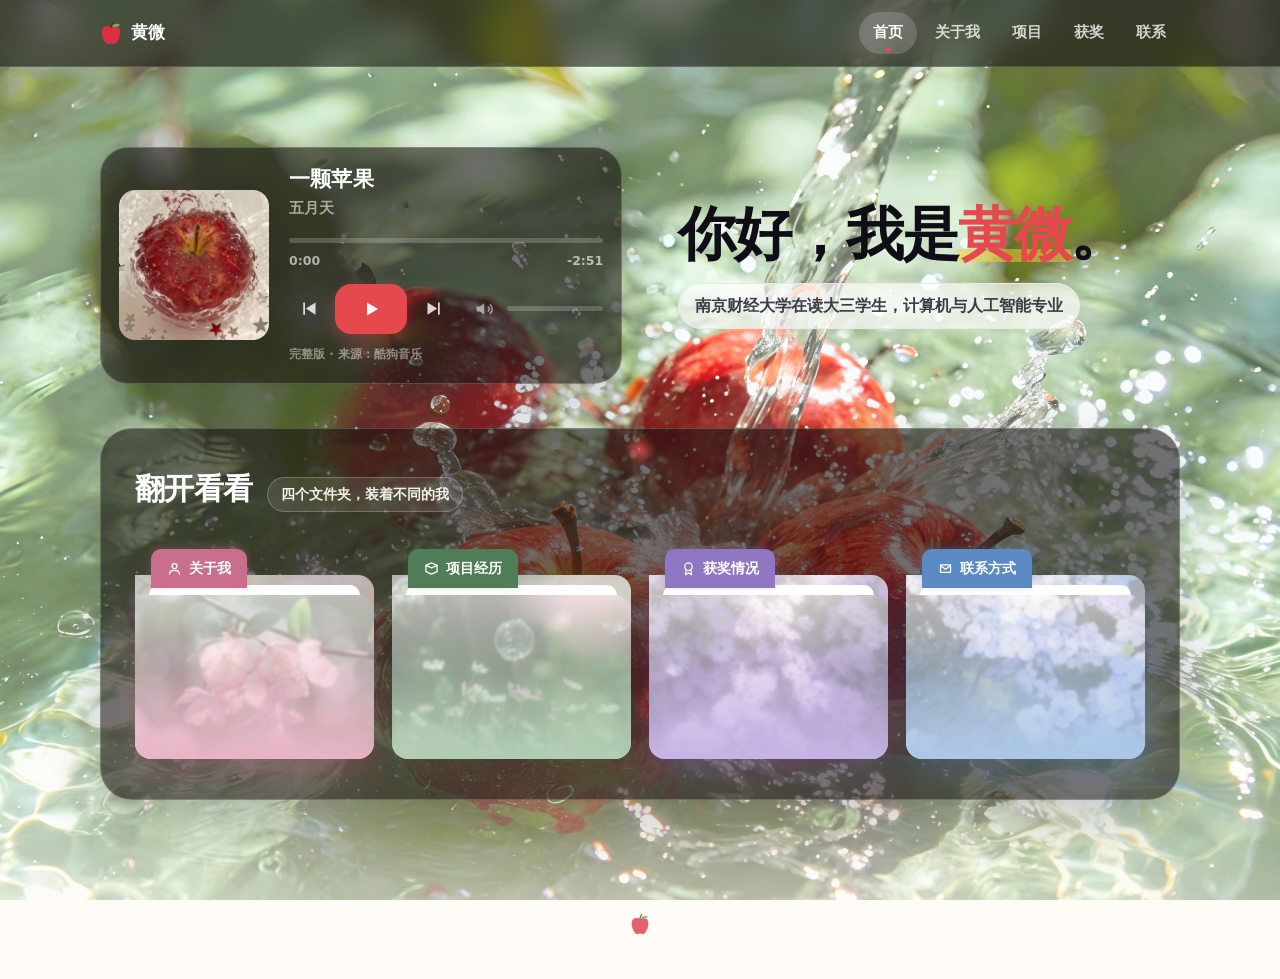
<file: index.html>
<!DOCTYPE html>
<html lang="zh-CN" data-page-node-id="YIE55TvQ9SXxiGMEtXx3mQ">
<head data-page-node-id="ktCnAM13eF20R4KJf2lrrO">
<meta charset="UTF-8" data-page-node-id="NcrdqK9wC1BOQlFrPxruGv">
<meta name="viewport" content="width=device-width, initial-scale=1.0" data-page-node-id="iH6Q0ytDD0s5IdK0eNGp0q">
<title>黄微 · 首页</title>
<meta name="description" content="黄微的个人网站" data-page-node-id="YptlGy4IFHWV70iOlBXR1F">
<link rel="icon" href="assets/favicon.svg" data-page-node-id="fRfUemGwl6N49OApcW5rWS">
<link rel="stylesheet" href="assets/style.css" data-page-node-id="K9YNDCqaRbmsbqVi0BDi3o">
</head>
<body data-page="home" class="photo-bg" data-page-node-id="eusWEvFDJHMSA2Rfak4eJ4">
<div id="veil" data-page-node-id="XXNQ2mUTiA13IOBSRZDHQ4"></div>

<nav data-page-node-id="ECt5QVZNx6CqPFrNC6tyBZ">
  <div class="nav-in" data-page-node-id="vSgbqsCtIuKUYlRijKEegE">
    <a class="brand" href="index.html" data-page-node-id="yVKHRGu8gf42aeeSAdg6WF"><svg viewBox="0 0 36 36" aria-hidden="true" data-page-node-id="Px1aH9QaKg5U2xEglUFCGA"><path fill="#DD2E44" d="M24 7c-3 0-3 1-6 1s-3-1-6-1c-4 0-9 2-9 9 0 11 6 20 10 20 3 0 3-1 5-1s2 1 5 1c4 0 10-9 10-20 0-7.001-5-9-9-9z" data-page-node-id="8aOcBKZ9L1o3JOFlP2WD2y"/><path fill="#77B255" d="M19 7s3-4 8-4c4 0 6 2 6 2s-4 3-7 3-7-1-7-1z" data-page-node-id="xrA0YcTqbygkwPbUZDWYDn"/><path fill="#662113" d="M18 10c-.552 0-1-.448-1-1 0-3.441 1.2-6.615 3.293-8.707.391-.391 1.023-.391 1.414 0s.391 1.024 0 1.414C19.986 3.427 19 6.085 19 9c0 .552-.448 1-1 1z" data-page-node-id="b9tMjCKA5K7XsYqkBjwd7r"/></svg>
      黄微
    </a>
    <div class="nav-links" data-page-node-id="LHGvhIzF3ODHORNPBExq7j">
      <a href="index.html" class="here" data-page-node-id="D3HV7Awd5gEoBwfIIPSHKE">首页</a>
      <a href="about.html" data-page-node-id="1JrkiAEXucUoGQLoUy5kBp">关于我</a>
      <a href="projects.html" data-page-node-id="fx2ARVigYE2LrRR0NjFNbZ">项目</a>
      <a href="awards.html" data-page-node-id="9uDO9OVOxDn6Eyc3QSQxRt">获奖</a>
      <a href="contact.html" data-page-node-id="PGConCuAQzxmcj0DcXtOnb">联系</a>
    </div>
  </div>
</nav>

<main data-page-node-id="RLaS6VZDHrn1pYZpH45ZJ4">
  <!-- 首屏：左音乐滑块 + 右介绍 -->
  <header class="hero" data-page-node-id="LoQv19PadUDCx26hfZUMCt">
    <div class="wrap hero-grid" data-page-node-id="TDcOSx76NmePPBeLKQvroX">
      <div class="music-card rv">
        <img class="mc-art cursor-target" src="assets/img/apple-cirrus.jpg" alt="一颗苹果 · 五月天" data-cursor-label="一颗苹果 · 五月天">
        <div class="mc-body">
          <b class="mc-title">一颗苹果</b>
          <span class="mc-artist">五月天</span>

          <div class="mc-seek" id="mSeek" tabindex="0" role="slider" aria-label="播放进度" aria-valuemin="0" aria-valuemax="100" aria-valuenow="0" data-cursor-label="拖动进度">
            <div class="mc-bar"><div class="mc-fill" id="mFill"></div><span class="mc-knob" id="mKnob"></span></div>
            <div class="mc-times"><span id="mCur">0:00</span><span id="mDur">-0:00</span></div>
          </div>

          <div class="mc-ctl">
            <button type="button" class="mc-skip" id="mBack" aria-label="后退 15 秒" data-cursor-label="后退">
              <svg viewBox="0 0 24 24" fill="currentColor"><path d="M6 5h2v14H6zM20 5v14L9 12z"/></svg>
            </button>
            <button type="button" class="mc-play" id="mPlay" aria-label="播放 / 暂停" data-cursor-label="播放">
              <svg class="ic-play" viewBox="0 0 24 24" fill="currentColor"><path d="M8 5.5v13l11-6.5z"/></svg>
              <svg class="ic-pause" viewBox="0 0 24 24" fill="currentColor" style="display:none"><path d="M7 5h3.6v14H7zM13.4 5H17v14h-3.6z"/></svg>
            </button>
            <button type="button" class="mc-skip" id="mFwd" aria-label="前进 15 秒" data-cursor-label="前进">
              <svg viewBox="0 0 24 24" fill="currentColor"><path d="M16 5h2v14h-2zM4 5v14l11-7z"/></svg>
            </button>

            <div class="mc-vol">
              <button type="button" class="mc-vic" id="mMute" aria-label="静音 / 恢复音量" data-cursor-label="静音">
                <svg viewBox="0 0 24 24" fill="none" stroke="currentColor" stroke-width="1.8" stroke-linecap="round" stroke-linejoin="round"><path d="M11 5 6 9H2v6h4l5 4z" fill="currentColor" stroke="none"/><path d="M16 9.5a3.5 3.5 0 0 1 0 5"/><path d="M18.5 7a7 7 0 0 1 0 10"/></svg>
              </button>
              <div class="mc-volbar" id="mVol" tabindex="0" role="slider" aria-label="音量" aria-valuemin="0" aria-valuemax="100" aria-valuenow="85" data-cursor-label="音量">
                <div class="mc-vfill" id="mVolFill"></div><span class="mc-vknob" id="mVolKnob"></span>
              </div>
            </div>
          </div>

          <a class="mc-src" href="https://m.kugou.com/share/song.html?chain=55VL120G6V2" target="_blank" rel="noopener">完整版 · 来源：酷狗音乐</a>
        </div>
        <!-- 音频源由 app.js 第 8 段统一创建（挂在 body 上），切页不断线 -->
      </div>

      <div class="hero-text rv" data-page-node-id="sWWNZRl8lBQ5rsnWRAra2Z">
        <h1 data-page-node-id="GcsbaGEqhc145NTLaodogm">你好，我是<span class="name" data-page-node-id="n3p8AgeP7nOEmmONQD6tMq">黄微</span>。</h1>
        <p class="hero-sub" data-page-node-id="znSdu1G6qLhPP9BhG3Hc5U">南京财经大学在读大三学生，计算机与人工智能专业</p>
      </div>
    </div>
  </header>

  <!-- 文件夹导航 -->
  <section class="folder-zone" data-page-node-id="4NBujmHqC5GDzOFHRjF4xu">
    <div class="wrap" data-page-node-id="TPlhXNJs8t5C8wDWWFfJ3L">
      <div class="zone-title rv" data-page-node-id="usjzT7poAmWvBfGOdPSd6I">
        <h2 data-page-node-id="YAFHxH1QliN8aaW2PtQNBn">翻开看看</h2>
        <span data-page-node-id="SqR4lqBOE3y9HLch7OEPnj">四个文件夹，装着不同的我</span>
      </div>

      <div class="folders" data-page-node-id="hkaQnOUeXXgAqrH9ztdWjy">
        <a class="folder rv f-pink" href="about.html" data-page-node-id="XqrlHkIQmhe20mb9Daxb4Y">
          <div class="f-tab" data-page-node-id="gI7vvjs9mkyjeoqgBCDdG4">
            <svg viewBox="0 0 24 24" fill="none" stroke="currentColor" stroke-width="2" stroke-linecap="round" stroke-linejoin="round" data-page-node-id="rGqwsqgmk0T8SFO8UyiiDU"><circle cx="12" cy="8" r="4" data-page-node-id="Oz94aIKKkjQjgB8ELp4FLE"/><path d="M4 21c0-4 3.6-6 8-6s8 2 8 6" data-page-node-id="4HXfDfiJu5VyHHteZ0BJCn"/></svg>
            关于我
          </div>
          <div class="f-back" data-page-node-id="HdLonMbgstMTKSv1eMzZjb"></div>
          <div class="f-paper" data-page-node-id="cGQqlrw20BItLDEZPizz9E">
            <div class="f-ico" data-page-node-id="PJWOhU2zVk88CNgZ7JA3JD">🎨</div>
            <b data-page-node-id="Ad9rVusgJBCnBq2giqo6ZE">画画 · 旅行 · 志愿</b>
            <p data-page-node-id="Oes1Ynf0COPeEzN83yDxuZ">喜欢画画和旅行，更喜欢在医院的走廊里帮上忙。</p>
            <div class="dots" data-page-node-id="ccQaAUTO5kElv6SuK3Gk93"></div>
          </div>
          <div class="f-front" data-page-node-id="wBXgnx1FtEfAgLPP5KeM2L"></div>
        </a>

        <a class="folder rv f-green" href="projects.html" data-page-node-id="3noxkZ3mfaHQLTlGfv6Esx">
          <div class="f-tab" data-page-node-id="3D2xjBDSSKBMDjw88NQM1c">
            <svg viewBox="0 0 24 24" fill="none" stroke="currentColor" stroke-width="2" stroke-linecap="round" stroke-linejoin="round" data-page-node-id="sjFAZOFsmqtw6HvDRzMzT2"><path d="M3 7l9-4 9 4-9 4-9-4z" data-page-node-id="oJu7MmLTSLcoP7U795inQc"/><path d="M3 7v10l9 4 9-4V7" data-page-node-id="z0M4a3snfdBFVUEQ4hk2of"/></svg>
            项目经历
          </div>
          <div class="f-back" data-page-node-id="dzUVFfjCCTVeV6gjSLMrEg"></div>
          <div class="f-paper" data-page-node-id="6mCGn4KWWvjSFOAsF8VsTj">
            <div class="f-ico" data-page-node-id="J1g3ktbutn97hRVGMZiQa6">🌾</div>
            <b data-page-node-id="Bmx1rOzc7D6f3roeiWWInl">两段农业 AI 项目</b>
            <p data-page-node-id="cQCSZxywlFNE8if19NkiJU">从算法攻坚到粮仓实地部署，指标都是跑出来的。</p>
            <div class="dots" data-page-node-id="GrYvFeYbMX1SG5sUGGGgaN"></div>
          </div>
          <div class="f-front" data-page-node-id="0OulayxNj1URjO1kjzTJyW"></div>
        </a>

        <a class="folder rv f-lavender" href="awards.html" data-page-node-id="XQ2rKm1sjNoXPm0e4CHaFZ">
          <div class="f-tab" data-page-node-id="P9EFeKNqTVRagSTWaNBdLv">
            <svg viewBox="0 0 24 24" fill="none" stroke="currentColor" stroke-width="2" stroke-linecap="round" stroke-linejoin="round" data-page-node-id="ru1ipwXi3zDdRQeWUQbQVw"><circle cx="12" cy="9" r="6" data-page-node-id="Sur2k7Fnz1gq5GFOolL3s8"/><path d="M8.5 14 7 22l5-3 5 3-1.5-8" data-page-node-id="D9A7j4DkoYAK4NnJBTyyzS"/></svg>
            获奖情况
          </div>
          <div class="f-back" data-page-node-id="B0JBWhzaFgxzykg7F4MjGr"></div>
          <div class="f-paper" data-page-node-id="i6qJZEPQEBfRUiJaalpYkh">
            <div class="f-ico" data-page-node-id="HTvyjGQkmoGMzZwQXAIwKk">⭐</div>
            <b data-page-node-id="iiJ7bGQUmLIwgUAycRuTQR">奖学金与竞赛</b>
            <p data-page-node-id="eTowGWdXeGKA7y0Yz2bXV9">多次学业优秀奖学金，国家级特等奖也在架上。</p>
            <div class="dots" data-page-node-id="t8368LFzCAAfJwLEp3HjQW"></div>
          </div>
          <div class="f-front" data-page-node-id="pIm2wZM6akxGw9HULXJxNH"></div>
        </a>

        <a class="folder rv f-blue" href="contact.html" data-page-node-id="uU07icweC3ezs6NwB0q3PO">
          <div class="f-tab" data-page-node-id="56794xQPWpsosS9kYlp2Es">
            <svg viewBox="0 0 24 24" fill="none" stroke="currentColor" stroke-width="2" stroke-linecap="round" stroke-linejoin="round" data-page-node-id="AVWNufE40adwUgoHGtK12R"><path d="M4 6h16v12H4z" data-page-node-id="EXryqbtAogxwFAAWNhqLNW"/><path d="m4 7 8 6 8-6" data-page-node-id="08casv8mYaOZZ5xmsxJ9ol"/></svg>
            联系方式
          </div>
          <div class="f-back" data-page-node-id="badfBcL12GJWeL4MghaXjY"></div>
          <div class="f-paper" data-page-node-id="BAZNRdOkHVxsfyTdz9kGTF">
            <div class="f-ico" data-page-node-id="I9xCjQqLfQbWqpgiJFdmFx">📮</div>
            <b data-page-node-id="nzBg2L6JFNkIzu01f9xHYt">随时找我</b>
            <p data-page-node-id="uQYRpJi37XHZ99TeWTn8rG">电话、邮箱、微信都在，聊聊未来吧。</p>
            <div class="dots" data-page-node-id="wT7TbfExwAz5HkBgaEzRJb"></div>
          </div>
          <div class="f-front" data-page-node-id="hPKMHoJWuAmcAPQAazP1QP"></div>
        </a>
      </div>
    </div>
  </section>
</main>

<footer data-page-node-id="eGpR9MqckeBLQBZUL2aCGz">
  <div class="wrap ft-min" data-page-node-id="b2Pd8nj6ppgo45WE9hrGm0"><svg viewBox="0 0 36 36" aria-hidden="true" data-page-node-id="x0MjBufVBxFSxDNAanVnZa"><path fill="#DD2E44" d="M24 7c-3 0-3 1-6 1s-3-1-6-1c-4 0-9 2-9 9 0 11 6 20 10 20 3 0 3-1 5-1s2 1 5 1c4 0 10-9 10-20 0-7.001-5-9-9-9z" data-page-node-id="5NzumEQvpAZCGabUkz7RFM"/><path fill="#77B255" d="M19 7s3-4 8-4c4 0 6 2 6 2s-4 3-7 3-7-1-7-1z" data-page-node-id="eCfDf8qbuboIvSPDHsnqqF"/><path fill="#662113" d="M18 10c-.552 0-1-.448-1-1 0-3.441 1.2-6.615 3.293-8.707.391-.391 1.023-.391 1.414 0s.391 1.024 0 1.414C19.986 3.427 19 6.085 19 9c0 .552-.448 1-1 1z" data-page-node-id="WcwiNSsV2O3XDrniLDdei8"/></svg></div>
</footer>

<div id="toast" data-page-node-id="tsgyHic2breln2fkOs2YWs"></div>
<script src="assets/app.js"></script>
</body>
</html>
</file>
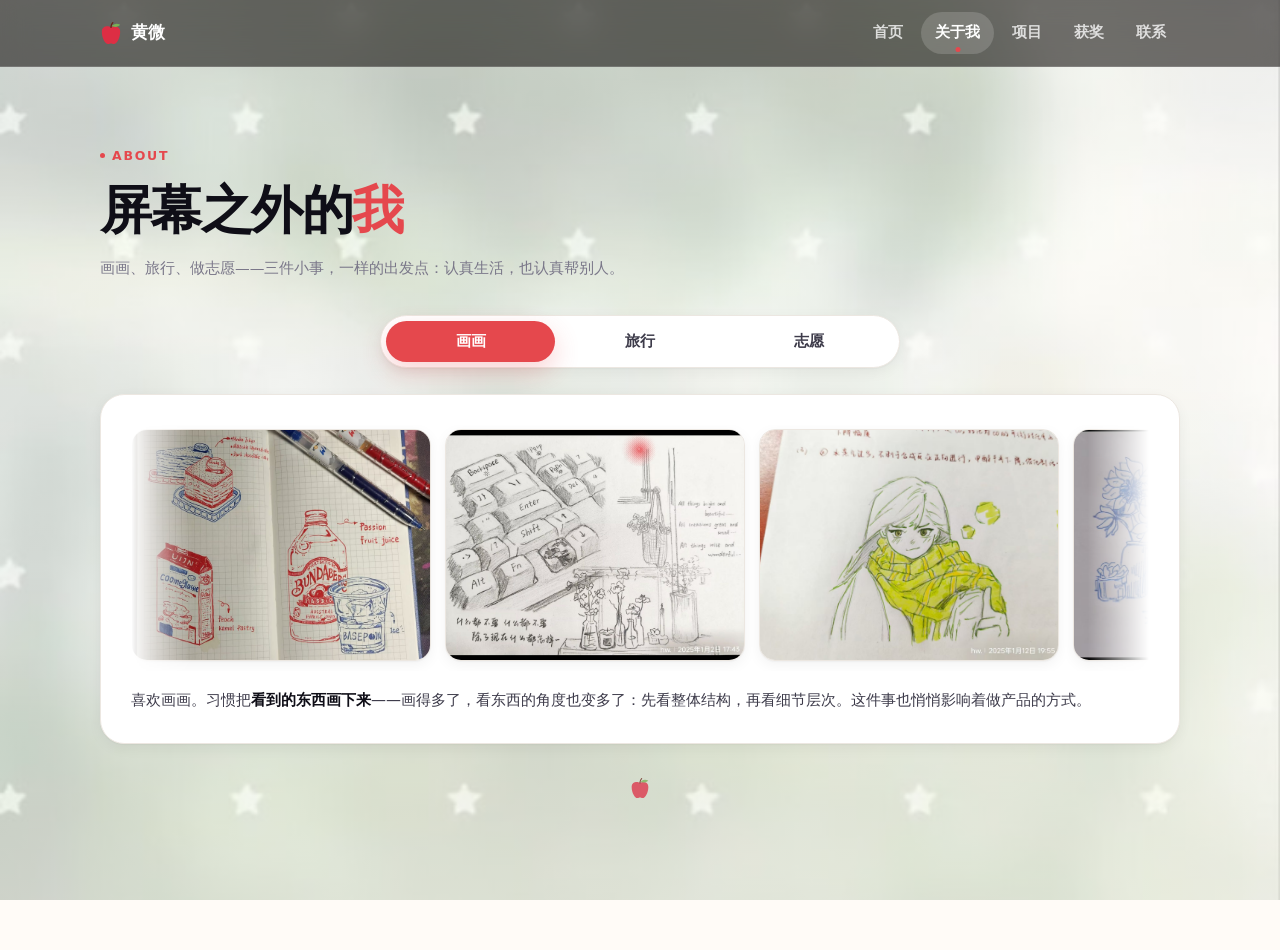
<file: about.html>
<!DOCTYPE html>
<html lang="zh-CN" data-page-node-id="GUeqyEMCbU2P2nYxFvVEfG">
<head data-page-node-id="jO5x6nGmzbBehRa0Ab8Ssc">
<meta charset="UTF-8" data-page-node-id="FuOAZTxlwWJXH2jxURrRX1">
<meta name="viewport" content="width=device-width, initial-scale=1.0" data-page-node-id="SJ4aVlFGtu79hW69uxudwI">
<title>关于我 · 黄微</title>
<meta name="description" content="黄微 —— 画画、旅行与志愿。" data-page-node-id="qT7QjxsXMQd4HsE2BA3Dep">
<link rel="icon" href="assets/favicon.svg" data-page-node-id="q8MEOG4GB51iS6a0luDdSl">
<link rel="stylesheet" href="assets/style.css" data-page-node-id="wx41bEps9cubJo10XIU8Rh">
</head>
<body class="star-bg" data-page="about" data-page-node-id="sDezyDARFIAIr3tllVwTob">
<div id="veil" data-page-node-id="wLwobTivQegFsR3PJmoyaT"></div>

<nav data-page-node-id="sBlNT0aBOEg87iWckG0vX4">
  <div class="nav-in" data-page-node-id="49oARhumHDY1YJx4wMsgQa">
    <a class="brand" href="index.html" data-page-node-id="3Jz0ztjfNaiGwJ6SboxTJy">
      <svg viewBox="0 0 36 36" aria-hidden="true" data-page-node-id="cQrRoVYs3VFAqJ9JG4Embq"><path fill="#DD2E44" d="M24 7c-3 0-3 1-6 1s-3-1-6-1c-4 0-9 2-9 9 0 11 6 20 10 20 3 0 3-1 5-1s2 1 5 1c4 0 10-9 10-20 0-7.001-5-9-9-9z" data-page-node-id="ZH9wnGgc2myD9KqEZDYxHA"/><path fill="#77B255" d="M19 7s3-4 8-4c4 0 6 2 6 2s-4 3-7 3-7-1-7-1z" data-page-node-id="KtlXM5PUEZoLm6GovXFzD5"/><path fill="#662113" d="M18 10c-.552 0-1-.448-1-1 0-3.441 1.2-6.615 3.293-8.707.391-.391 1.023-.391 1.414 0s.391 1.024 0 1.414C19.986 3.427 19 6.085 19 9c0 .552-.448 1-1 1z" data-page-node-id="7RhQM5MmGWA4NXpkICeQJH"/></svg>
      黄微
    </a>
    <div class="nav-links" data-page-node-id="7GvJXjcdf3zsBivTCLUEaJ">
      <a href="index.html" data-page-node-id="AF37TYrkh1IsMTsXuUj8K1">首页</a>
      <a href="about.html" class="here" data-page-node-id="AxnG7egcMGELgFUE19JeWM">关于我</a>
      <a href="projects.html" data-page-node-id="1iencEGSkGepWpA5AxI7u2">项目</a>
      <a href="awards.html" data-page-node-id="l6ddDNAiWBKAHuM7HuMzTJ">获奖</a>
      <a href="contact.html" data-page-node-id="n0i2mNhmFghgGbBRhLPMo1">联系</a>
    </div>
  </div>
</nav>

<main data-page-node-id="6PTuSIi9wDVET291WTOAgG">
  <div class="wrap" data-page-node-id="6OzaKxCW1DrFqZU8YzSptl">
    <div class="page-head rv" data-page-node-id="MzhlCrnV5t7qDETPbsCCsR">
      <div class="crumb" data-page-node-id="GDgYrvbtEakADuiHPJNNFe"><i data-page-node-id="ooFvpivL6lZ79vgyWPXtrE"></i>About</div>
      <h1 class="title" data-page-node-id="JP4b2tJy6CIWBe7is3J6bV">屏幕之外的<em data-page-node-id="lDzF8c4co9MdJYEdyw0vLM">我</em></h1>
      <p class="sub" data-page-node-id="6s6HyxOaHFkASe87a8Hk2g">画画、旅行、做志愿——三件小事，一样的出发点：认真生活，也认真帮别人。</p>
    </div>

    <!-- 弹性滑块：三档切换 -->
    <div class="eslider-wrap rv" data-page-node-id="mHJXTSZOjutVZM4eRRR0b1">
      <div class="eslider" data-page-node-id="pLNocOWeUBEmzresvFlnum">
        <div class="es-thumb" data-page-node-id="EJtix1OeZZISlHmqMKxosG"></div>
        <button type="button" class="on" data-page-node-id="iAdMhCbF7iuSZqIBqiRKQx">画画</button>
        <button type="button" data-page-node-id="0JkG1deOJT0PwpAdboSE8E">旅行</button>
        <button type="button" data-page-node-id="RYNSmEubTVb2wB92gni8sP">志愿</button>
      </div>
    </div>

    <div class="es-panels" data-page-node-id="PcHLtJJVfMr8xiR1e85LR6">
      <!-- 画画 -->
      <div class="es-panel on" data-page-node-id="otzOHToCLOVDSs0IJpzLGh">
        <div class="card" data-page-node-id="E6COuKHFgdQ7YORAJmGDuK">
          <div class="gal" data-page-node-id="1P9GMARGYYLy8GtffylvQO"><div class="gal-item" data-page-node-id="11YP2FZ9w9uTf7TNb4q55Z"><img src="assets/img/art1.jpg" alt="我的画" loading="lazy" data-page-node-id="9WCCJeeEJMz93YB6K0ozNr"></div><div class="gal-item" data-page-node-id="0pTWjGEhAKqMBRHWguW5qD"><img src="assets/img/art2.jpg" alt="我的画" loading="lazy" data-page-node-id="CviEZ7HE8VBVW50MkcpnlO"></div><div class="gal-item" data-page-node-id="Lrmq6yNc59QMVNoK1EGCW6"><img src="assets/img/art3.jpg" alt="我的画" loading="lazy" data-page-node-id="yDMCWYY5xPbKX6R9eOWN9s"></div><div class="gal-item" data-page-node-id="N6UMQ7GwWTrdH5FGWhNewm"><img src="assets/img/art4.jpg" alt="我的画" loading="lazy" data-page-node-id="4CKW7eINfzFEMh3trziSQh"></div><div class="gal-item" data-page-node-id="J55H7IJtbmaMjtUWDsB2Ga"><img src="assets/img/art5.jpg" alt="我的画" loading="lazy" data-page-node-id="Ehon7EHJIfJUjgm5CPAGU8"></div><div class="gal-item" data-page-node-id="MeV9XPHFKhasmR41fEjzpk"><img src="assets/img/art6.jpg" alt="我的画" loading="lazy" data-page-node-id="ABGuYlyR1mlsE2ZmDxhTQj"></div><div class="gal-item" data-page-node-id="93QLW8ysvC2UJF7VHtHBf2"><img src="assets/img/art7.jpg" alt="我的画" loading="lazy" data-page-node-id="ZsZdzCUlL2Ez7y74EYCznw"></div></div>
          <p class="es-text" data-page-node-id="Toe1P7X4CR1ZMDI9YKBoXQ">喜欢画画。习惯把<b data-page-node-id="IJaE2MbSTEaBuvQCvDoAAk">看到的东西画下来</b>——画得多了，看东西的角度也变多了：先看整体结构，再看细节层次。这件事也悄悄影响着做产品的方式。</p>
        </div>
      </div>

      <!-- 旅行 -->
      <div class="es-panel" data-page-node-id="gnvQ4vEKc4YJ9Eb4zWdRQ5">
        <div class="card" data-page-node-id="xG5cNgDdun4CWbkGHQiw3C">
          <div class="gal" data-page-node-id="uz0OF423wPQI6p6P46D81p"><div class="gal-item" data-page-node-id="genLCzdeY38JyPUMCcXWWy"><img src="assets/img/trip1.jpg" alt="旅途风景" loading="lazy" data-page-node-id="I7aM9P8ptq7ktepl8m6CjX"></div><div class="gal-item" data-page-node-id="mR7CcQtU86kM8G1UHJKx0E"><img src="assets/img/trip2.jpg" alt="旅途风景" loading="lazy" data-page-node-id="HBHKOIyvC9OYtWrUSd6I4F"></div><div class="gal-item" data-page-node-id="JGyiEvyGaZVckImYHuNz9H"><img src="assets/img/trip3.jpg" alt="旅途风景" loading="lazy" data-page-node-id="5AXolwrckEW0DIbbI3PPD1"></div><div class="gal-item" data-page-node-id="CTtKoLmqPf2gfR0BqYRZ3I"><img src="assets/img/trip4.jpg" alt="旅途风景" loading="lazy" data-page-node-id="FKbt7NNpEyP0gAh4UWw3yi"></div><div class="gal-item" data-page-node-id="jB4Sp6ik9IXnWEfcjO460x"><img src="assets/img/trip5.jpg" alt="旅途风景" loading="lazy" data-page-node-id="wDe6R0wT5LDoo7Be0jRFA6"></div><div class="gal-item" data-page-node-id="3bvG06utf4oYFapcMG3RGO"><img src="assets/img/trip6.jpg" alt="旅途风景" loading="lazy" data-page-node-id="3HJKjoEBWzBgQJOtQbZFXE"></div><div class="gal-item" data-page-node-id="wT75R6rRhVDxjV6TRaoHWj"><img src="assets/img/trip7.jpg" alt="旅途风景" loading="lazy" data-page-node-id="Irsn8mbeHKOWtkLAxkCA53"></div><div class="gal-item" data-page-node-id="i0THtWqHDe49wicnc5v5C1"><img src="assets/img/trip8.jpg" alt="旅途风景" loading="lazy" data-page-node-id="CemCYuDCDGziqpULnCqxpu"></div></div>
          <p class="es-text" data-page-node-id="QmDfIROsDuiq9ssRR6MWE7">喜欢旅行。去不同的城市走一走，<b data-page-node-id="5CfMT2gxeCnhgDMFh1DhBJ">看看别人的生活是怎么运转的</b>。旅途里练出来的方向感和不慌张，用在项目出差驻场上刚刚好。</p>
        </div>
      </div>

      <!-- 志愿 -->
      <div class="es-panel" data-page-node-id="FuYS1n7wISBRg5g8Dp3Znv">
        <div class="card" data-page-node-id="JRH9CNDRoJHEBWpEzRfAhe">
          <div class="vol3grid" data-page-node-id="Tt0veV1DDylXx1aJd1ywwJ"><div class="gal-item" data-page-node-id="2anrudYQRTy0AuLauRs5FF"><img src="assets/img/vol1.jpg" alt="志愿服务站" loading="lazy" data-page-node-id="L74jVwMBKPSAyDQQ4f8qO5"></div><div class="gal-item" data-page-node-id="tItfCJkwIRtjqASDTEd9jT"><img src="assets/img/vol2.jpg" alt="优秀志愿者证书" loading="lazy" data-page-node-id="rwMQfYFbLcb2AIycbvKzDc"></div><div class="gal-item" data-page-node-id="zKZzuEQSSsX3c09rEeU2nW"><img src="assets/img/vol3.jpg" alt="社区志愿活动" loading="lazy" data-page-node-id="w07hTLu0Z1IpV3URmLNM2K"></div></div>
          <p class="es-text" style="margin-top:16px" data-page-node-id="9CTACuXOolsShlE7KaN1DE">很喜欢做志愿活动，帮助他人是最直接的成功。在医院做导诊志愿者，穿上红马甲的每一次都认真对待：</p>
          <div style="margin-top:12px" data-page-node-id="TGmII4ZjSpcOo2er6lTPwN">
            <div class="v-item" data-page-node-id="GyF2GLXFopLBv6cnlUUEBi">
              <svg viewBox="0 0 36 36" aria-hidden="true" data-page-node-id="xCvq9Gh4olEMp3Hed4HAfH"><path fill="#DD2E44" d="M24 7c-3 0-3 1-6 1s-3-1-6-1c-4 0-9 2-9 9 0 11 6 20 10 20 3 0 3-1 5-1s2 1 5 1c4 0 10-9 10-20 0-7.001-5-9-9-9z" data-page-node-id="Wo4vhGe3Cbs7vABp1GXaft"/><path fill="#77B255" d="M19 7s3-4 8-4c4 0 6 2 6 2s-4 3-7 3-7-1-7-1z" data-page-node-id="SkrnX9WmSG4QQXUdoroolh"/></svg>
              <div data-page-node-id="gdCSgQ63P7Y3Gn3hZSSsvw"><b data-page-node-id="GNCkcY8SChnpNiFZxdtVbm">鼓楼医院 · 导诊志愿服务</b><span data-page-node-id="GWKmwAafQLjZ6VXZvE9LM3">在门诊引导患者就诊，人来人往，愿大家都健健康康。</span></div>
            </div>
            <div class="v-item" data-page-node-id="a7IkVLQiJN6VLMtFuHiKoP">
              <svg viewBox="0 0 36 36" aria-hidden="true" data-page-node-id="EWl6So7648utIq3jEz4I5j"><path fill="#DD2E44" d="M24 7c-3 0-3 1-6 1s-3-1-6-1c-4 0-9 2-9 9 0 11 6 20 10 20 3 0 3-1 5-1s2 1 5 1c4 0 10-9 10-20 0-7.001-5-9-9-9z" data-page-node-id="neYnQu7RLviI6SROSsZGVL"/><path fill="#77B255" d="M19 7s3-4 8-4c4 0 6 2 6 2s-4 3-7 3-7-1-7-1z" data-page-node-id="CeTjvrdKBQZHHPg8ZwZhFM"/></svg>
              <div data-page-node-id="sc5BatSazH6sLJ8JFWC6Xd"><b data-page-node-id="4DEKFmlUiQqiPa1WDTKM2G">江苏省肿瘤医院 · 志愿服务</b><span data-page-node-id="5Hm7QHz0SSuXj9m4E7guDP">陪伴与协助患者，把小事做稳。</span></div>
            </div>
          </div>
          <div class="quote" data-page-node-id="CRSEQ7fwFam6AhOeEQNHJH">"穿上红马甲，就是担上了一定的责任。做志愿不是消耗，是一个充电的过程。"</div>
        </div>
      </div>
    </div>

  </div>
</main>

<footer data-page-node-id="YIQqOLG0s8Bt1nhQs0oloy">
  <div class="wrap ft-min" data-page-node-id="WaqPIPDrBj7AalrtT9j58b"><svg viewBox="0 0 36 36" aria-hidden="true" data-page-node-id="tW6tAUtMvEes2vNaCN7tm1"><path fill="#DD2E44" d="M24 7c-3 0-3 1-6 1s-3-1-6-1c-4 0-9 2-9 9 0 11 6 20 10 20 3 0 3-1 5-1s2 1 5 1c4 0 10-9 10-20 0-7.001-5-9-9-9z" data-page-node-id="P44MFYMC58syP4H28QJPkr"/><path fill="#77B255" d="M19 7s3-4 8-4c4 0 6 2 6 2s-4 3-7 3-7-1-7-1z" data-page-node-id="toCFm1jTgp4mbG6WE1dfCK"/><path fill="#662113" d="M18 10c-.552 0-1-.448-1-1 0-3.441 1.2-6.615 3.293-8.707.391-.391 1.023-.391 1.414 0s.391 1.024 0 1.414C19.986 3.427 19 6.085 19 9c0 .552-.448 1-1 1z" data-page-node-id="tujLLSoa4MbUNOG6pkbrLV"/></svg></div>
</footer>

<div id="toast" data-page-node-id="kRiUd9B5YxWrNWib97pWLc"></div>
<script src="assets/app.js"></script>
</body>
</html>
</file>
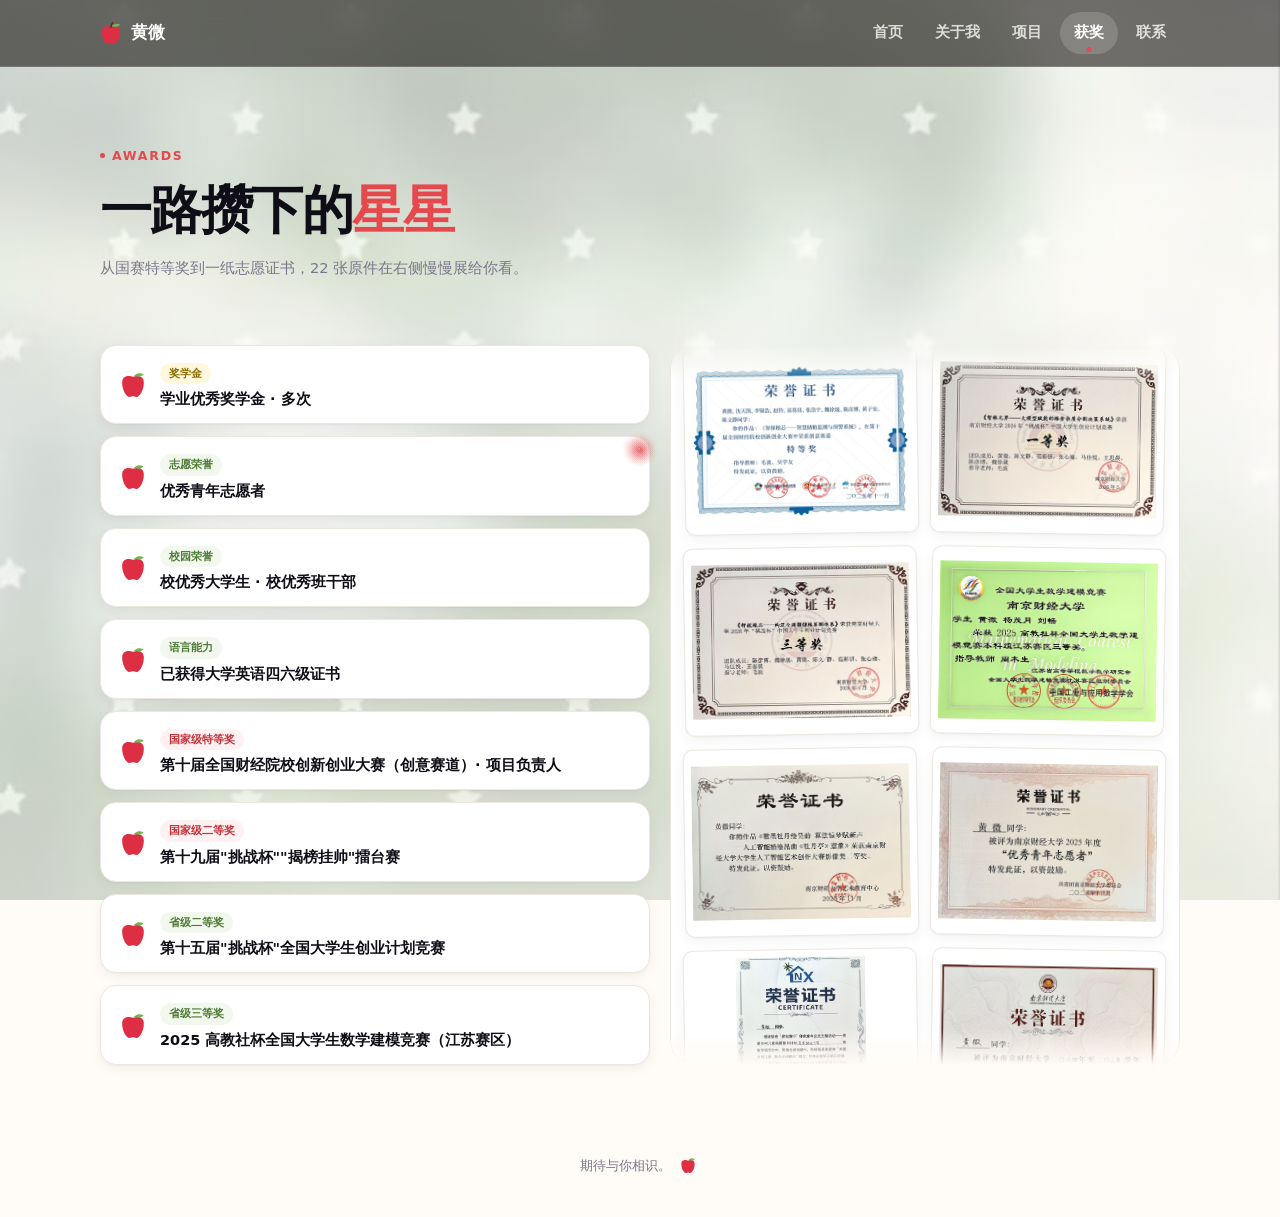
<file: awards.html>
<!DOCTYPE html>
<html lang="zh-CN">
<head>
<meta charset="UTF-8">
<meta name="viewport" content="width=device-width, initial-scale=1.0">
<title>获奖情况 · 黄微</title>
<meta name="description" content="黄微的获奖情况 —— 奖学金、志愿荣誉与竞赛奖项。">
<link rel="icon" href="assets/favicon.svg">
<link rel="stylesheet" href="assets/style.css">
</head>
<body class="star-bg" data-page="awards">
<div id="veil"></div>

<nav>
  <div class="nav-in">
    <a class="brand" href="index.html">
      <svg viewBox="0 0 36 36" aria-hidden="true"><path fill="#DD2E44" d="M24 7c-3 0-3 1-6 1s-3-1-6-1c-4 0-9 2-9 9 0 11 6 20 10 20 3 0 3-1 5-1s2 1 5 1c4 0 10-9 10-20 0-7.001-5-9-9-9z"/><path fill="#77B255" d="M19 7s3-4 8-4c4 0 6 2 6 2s-4 3-7 3-7-1-7-1z"/><path fill="#662113" d="M18 10c-.552 0-1-.448-1-1 0-3.441 1.2-6.615 3.293-8.707.391-.391 1.023-.391 1.414 0s.391 1.024 0 1.414C19.986 3.427 19 6.085 19 9c0 .552-.448 1-1 1z"/></svg>
      黄微
    </a>
    <div class="nav-links">
      <a href="index.html">首页</a>
      <a href="about.html">关于我</a>
      <a href="projects.html">项目</a>
      <a href="awards.html" class="here">获奖</a>
      <a href="contact.html">联系</a>
    </div>
  </div>
</nav>

<main>
  <div class="wrap">
    <div class="page-head rv">
      <div class="crumb"><i></i>Awards</div>
      <h1 class="title">一路攒下的<em>星星</em></h1>
      <p class="sub">从国赛特等奖到一纸志愿证书，22 张原件在右侧慢慢展给你看。</p>
    </div>

    <section class="section">
      <div class="awards-split">
        <div class="awards rv">
          <div class="award">
            <svg viewBox="0 0 36 36" aria-hidden="true"><path fill="#DD2E44" d="M24 7c-3 0-3 1-6 1s-3-1-6-1c-4 0-9 2-9 9 0 11 6 20 10 20 3 0 3-1 5-1s2 1 5 1c4 0 10-9 10-20 0-7.001-5-9-9-9z"/><path fill="#77B255" d="M19 7s3-4 8-4c4 0 6 2 6 2s-4 3-7 3-7-1-7-1z"/></svg>
            <div><span class="lv y">奖学金</span><div class="nm">学业优秀奖学金 · 多次</div></div>
          </div>
          <div class="award">
            <svg viewBox="0 0 36 36" aria-hidden="true"><path fill="#DD2E44" d="M24 7c-3 0-3 1-6 1s-3-1-6-1c-4 0-9 2-9 9 0 11 6 20 10 20 3 0 3-1 5-1s2 1 5 1c4 0 10-9 10-20 0-7.001-5-9-9-9z"/><path fill="#77B255" d="M19 7s3-4 8-4c4 0 6 2 6 2s-4 3-7 3-7-1-7-1z"/></svg>
            <div><span class="lv p">志愿荣誉</span><div class="nm">优秀青年志愿者</div></div>
          </div>
          <div class="award">
            <svg viewBox="0 0 36 36" aria-hidden="true"><path fill="#DD2E44" d="M24 7c-3 0-3 1-6 1s-3-1-6-1c-4 0-9 2-9 9 0 11 6 20 10 20 3 0 3-1 5-1s2 1 5 1c4 0 10-9 10-20 0-7.001-5-9-9-9z"/><path fill="#77B255" d="M19 7s3-4 8-4c4 0 6 2 6 2s-4 3-7 3-7-1-7-1z"/></svg>
            <div><span class="lv p">校园荣誉</span><div class="nm">校优秀大学生 · 校优秀班干部</div></div>
          </div>
          <div class="award">
            <svg viewBox="0 0 36 36" aria-hidden="true"><path fill="#DD2E44" d="M24 7c-3 0-3 1-6 1s-3-1-6-1c-4 0-9 2-9 9 0 11 6 20 10 20 3 0 3-1 5-1s2 1 5 1c4 0 10-9 10-20 0-7.001-5-9-9-9z"/><path fill="#77B255" d="M19 7s3-4 8-4c4 0 6 2 6 2s-4 3-7 3-7-1-7-1z"/></svg>
            <div><span class="lv p">语言能力</span><div class="nm">已获得大学英语四六级证书</div></div>
          </div>
          <div class="award">
            <svg viewBox="0 0 36 36" aria-hidden="true"><path fill="#DD2E44" d="M24 7c-3 0-3 1-6 1s-3-1-6-1c-4 0-9 2-9 9 0 11 6 20 10 20 3 0 3-1 5-1s2 1 5 1c4 0 10-9 10-20 0-7.001-5-9-9-9z"/><path fill="#77B255" d="M19 7s3-4 8-4c4 0 6 2 6 2s-4 3-7 3-7-1-7-1z"/></svg>
            <div><span class="lv n">国家级特等奖</span><div class="nm">第十届全国财经院校创新创业大赛（创意赛道）· 项目负责人</div></div>
          </div>
          <div class="award">
            <svg viewBox="0 0 36 36" aria-hidden="true"><path fill="#DD2E44" d="M24 7c-3 0-3 1-6 1s-3-1-6-1c-4 0-9 2-9 9 0 11 6 20 10 20 3 0 3-1 5-1s2 1 5 1c4 0 10-9 10-20 0-7.001-5-9-9-9z"/><path fill="#77B255" d="M19 7s3-4 8-4c4 0 6 2 6 2s-4 3-7 3-7-1-7-1z"/></svg>
            <div><span class="lv n">国家级二等奖</span><div class="nm">第十九届"挑战杯""揭榜挂帅"擂台赛</div></div>
          </div>
          <div class="award">
            <svg viewBox="0 0 36 36" aria-hidden="true"><path fill="#DD2E44" d="M24 7c-3 0-3 1-6 1s-3-1-6-1c-4 0-9 2-9 9 0 11 6 20 10 20 3 0 3-1 5-1s2 1 5 1c4 0 10-9 10-20 0-7.001-5-9-9-9z"/><path fill="#77B255" d="M19 7s3-4 8-4c4 0 6 2 6 2s-4 3-7 3-7-1-7-1z"/></svg>
            <div><span class="lv p">省级二等奖</span><div class="nm">第十五届"挑战杯"全国大学生创业计划竞赛</div></div>
          </div>
          <div class="award">
            <svg viewBox="0 0 36 36" aria-hidden="true"><path fill="#DD2E44" d="M24 7c-3 0-3 1-6 1s-3-1-6-1c-4 0-9 2-9 9 0 11 6 20 10 20 3 0 3-1 5-1s2 1 5 1c4 0 10-9 10-20 0-7.001-5-9-9-9z"/><path fill="#77B255" d="M19 7s3-4 8-4c4 0 6 2 6 2s-4 3-7 3-7-1-7-1z"/></svg>
            <div><span class="lv p">省级三等奖</span><div class="nm">2025 高教社杯全国大学生数学建模竞赛（江苏赛区）</div></div>
          </div>
        </div>

        <div class="cert-col rv">
          <div class="cert-track" id="certTrack">
            <figure class="cert"><img src="assets/img/cert/cert07.jpg" alt="国家级特等奖 · 全国财经院校创新创业大赛（创意赛道）" loading="lazy"><span>国家级特等奖 · 全国财经院校创新创业大赛（创意赛道）</span></figure>
            <figure class="cert"><img src="assets/img/cert/cert15.jpg" alt="“挑战杯”大学生创业计划竞赛 一等奖" loading="lazy"><span>“挑战杯”大学生创业计划竞赛 一等奖</span></figure>
            <figure class="cert"><img src="assets/img/cert/cert16.jpg" alt="“挑战杯”大学生创业计划竞赛 三等奖" loading="lazy"><span>“挑战杯”大学生创业计划竞赛 三等奖</span></figure>
            <figure class="cert"><img src="assets/img/cert/cert06.jpg" alt="全国大学生数学建模竞赛（江苏赛区）三等奖" loading="lazy"><span>全国大学生数学建模竞赛（江苏赛区）三等奖</span></figure>
            <figure class="cert"><img src="assets/img/cert/cert01.jpg" alt="人工智能艺术创作大赛 影像类二等奖" loading="lazy"><span>人工智能艺术创作大赛 影像类二等奖</span></figure>
            <figure class="cert"><img src="assets/img/cert/cert04.jpg" alt="优秀青年志愿者" loading="lazy"><span>优秀青年志愿者</span></figure>
            <figure class="cert"><img src="assets/img/cert/cert05.jpg" alt="“伴我童行”优秀志愿者" loading="lazy"><span>“伴我童行”优秀志愿者</span></figure>
            <figure class="cert"><img src="assets/img/cert/cert02.jpg" alt="校优秀大学生" loading="lazy"><span>校优秀大学生</span></figure>
            <figure class="cert"><img src="assets/img/cert/cert03.jpg" alt="校优秀学生干部" loading="lazy"><span>校优秀学生干部</span></figure>
            <figure class="cert"><img src="assets/img/cert/cert22.jpg" alt="青马班优秀学员" loading="lazy"><span>青马班优秀学员</span></figure>
            <figure class="cert"><img src="assets/img/cert/cert08.jpg" alt="学业支持之星" loading="lazy"><span>学业支持之星</span></figure>
            <figure class="cert"><img src="assets/img/cert/cert12.jpg" alt="“学霸笔记”评选优秀笔记" loading="lazy"><span>“学霸笔记”评选优秀笔记</span></figure>
            <figure class="cert"><img src="assets/img/cert/cert11.jpg" alt="学习优秀奖学金二等奖 · 2024-2025学年第一学期" loading="lazy"><span>学习优秀奖学金二等奖 · 2024-2025学年第一学期</span></figure>
            <figure class="cert"><img src="assets/img/cert/cert09.jpg" alt="学习优秀奖学金三等奖 · 2024-2025学年第二学期" loading="lazy"><span>学习优秀奖学金三等奖 · 2024-2025学年第二学期</span></figure>
            <figure class="cert"><img src="assets/img/cert/cert10.jpg" alt="学习优秀奖学金三等奖 · 2025-2026学年第一学期" loading="lazy"><span>学习优秀奖学金三等奖 · 2025-2026学年第一学期</span></figure>
            <figure class="cert"><img src="assets/img/cert/cert17.jpg" alt="素质拓展奖学金" loading="lazy"><span>素质拓展奖学金</span></figure>
            <figure class="cert"><img src="assets/img/cert/cert13.jpg" alt="“寻找最美劳动者”摄影比赛三等奖" loading="lazy"><span>“寻找最美劳动者”摄影比赛三等奖</span></figure>
            <figure class="cert"><img src="assets/img/cert/cert19.jpg" alt="英语沙龙书法比赛二等奖" loading="lazy"><span>英语沙龙书法比赛二等奖</span></figure>
            <figure class="cert"><img src="assets/img/cert/cert14.jpg" alt="“批改网杯”英语写作大赛优秀作品奖" loading="lazy"><span>“批改网杯”英语写作大赛优秀作品奖</span></figure>
            <figure class="cert"><img src="assets/img/cert/cert18.jpg" alt="网络文化节“网图新视界”赛道参与奖" loading="lazy"><span>网络文化节“网图新视界”赛道参与奖</span></figure>
            <figure class="cert"><img src="assets/img/cert/cert20.jpg" alt="计算机组装大赛三等奖" loading="lazy"><span>计算机组装大赛三等奖</span></figure>
            <figure class="cert"><img src="assets/img/cert/cert21.jpg" alt="计算机设计大赛校内选拔赛三等奖" loading="lazy"><span>计算机设计大赛校内选拔赛三等奖</span></figure>
          </div>
        </div>
      </div>
    </section>
  </div>
</main>

<footer>
  <div class="wrap">
    期待与你相识。
    <svg viewBox="0 0 36 36" aria-hidden="true"><path fill="#DD2E44" d="M24 7c-3 0-3 1-6 1s-3-1-6-1c-4 0-9 2-9 9 0 11 6 20 10 20 3 0 3-1 5-1s2 1 5 1c4 0 10-9 10-20 0-7.001-5-9-9-9z"/><path fill="#77B255" d="M19 7s3-4 8-4c4 0 6 2 6 2s-4 3-7 3-7-1-7-1z"/></svg>
  </div>
</footer>

<div id="toast"></div>
<script src="assets/app.js"></script>
</body>
</html>
</file>
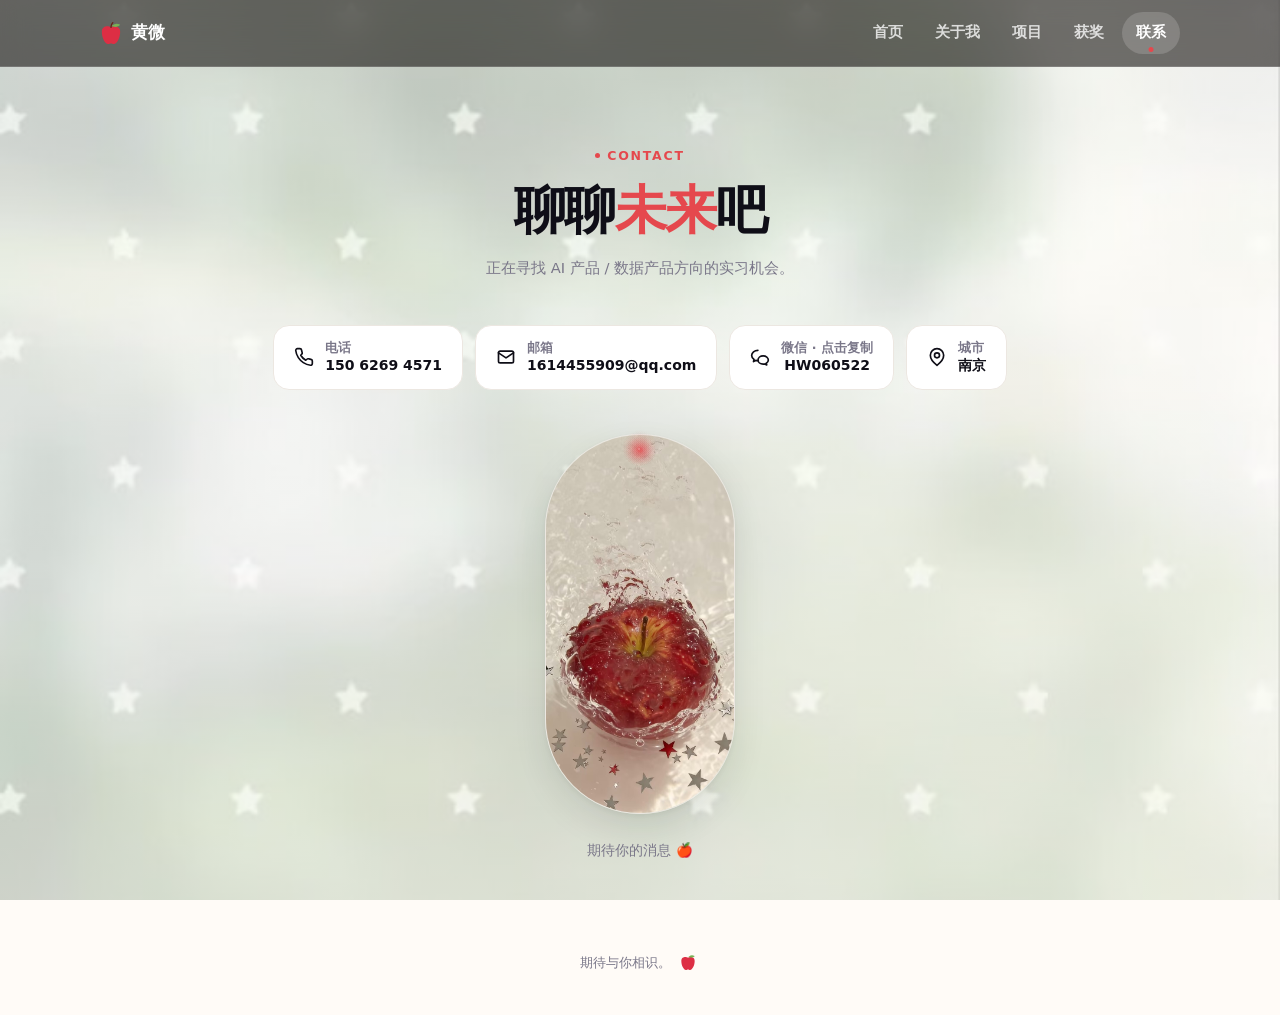
<file: contact.html>
<!DOCTYPE html>
<html lang="zh-CN" data-page-node-id="V86HRxyPKq4D7y6ZKgSSuP">
<head data-page-node-id="sKTUe4jD01wcTc5VT0GlEK">
<meta charset="UTF-8" data-page-node-id="BWqZ8jPXbxqu81U9FYDplJ">
<meta name="viewport" content="width=device-width, initial-scale=1.0" data-page-node-id="YkrK62HYbjCdFp5LjcM4O9">
<title>联系方式 · 黄微</title>
<meta name="description" content="联系黄微 —— AI 产品 / 数据产品方向。" data-page-node-id="bhmLQNkTd0uyeWDfdI0nci">
<link rel="icon" href="assets/favicon.svg" data-page-node-id="UqGFsCq04zTZHi41Nc5ha6">
<link rel="stylesheet" href="assets/style.css" data-page-node-id="nyfwMu0UHnwk3EVMMwvV2O">
</head>
<body class="star-bg" data-page="contact" data-page-node-id="Gd4ZrtW2emdzB2cZBUHJzU">
<div id="veil" data-page-node-id="0gw1Xl8vLB69GrYXpUek3H"></div>

<nav data-page-node-id="xntDFNRufZHTe2gRRhAtjM">
  <div class="nav-in" data-page-node-id="NcsUq9B9Sa9kQajWyeoEhz">
    <a class="brand" href="index.html" data-page-node-id="9GtuKlPQQEOdPqrIqYi15t">
      <svg viewBox="0 0 36 36" aria-hidden="true" data-page-node-id="JIV1d0IV1yyArGVFIyJnsk"><path fill="#DD2E44" d="M24 7c-3 0-3 1-6 1s-3-1-6-1c-4 0-9 2-9 9 0 11 6 20 10 20 3 0 3-1 5-1s2 1 5 1c4 0 10-9 10-20 0-7.001-5-9-9-9z" data-page-node-id="RzvdeD9ixp5yCHOfOHgWZS"/><path fill="#77B255" d="M19 7s3-4 8-4c4 0 6 2 6 2s-4 3-7 3-7-1-7-1z" data-page-node-id="QI2LNCk7CDDVnTDQ0NoYTR"/><path fill="#662113" d="M18 10c-.552 0-1-.448-1-1 0-3.441 1.2-6.615 3.293-8.707.391-.391 1.023-.391 1.414 0s.391 1.024 0 1.414C19.986 3.427 19 6.085 19 9c0 .552-.448 1-1 1z" data-page-node-id="eCdJjW4v6qZ44C4p224evl"/></svg>
      黄微
    </a>
    <div class="nav-links" data-page-node-id="HvRdy1RSEpNgNajS7fcMf8">
      <a href="index.html" data-page-node-id="Rat8EdshgVuMuKVeuqsYJG">首页</a>
      <a href="about.html" data-page-node-id="6JuEiDu3z1gwAx8Xcxmb14">关于我</a>
      <a href="projects.html" data-page-node-id="WSS73O377rVVGMOuN3QlqZ">项目</a>
      <a href="awards.html" data-page-node-id="pVDqSIlDI0sezbAtvA6Mlt">获奖</a>
      <a href="contact.html" class="here" data-page-node-id="cc7o3vUeW0dHO2C2xEuaKH">联系</a>
    </div>
  </div>
</nav>

<main data-page-node-id="NhkDovxSCIVC28UffWLXAQ">
  <div class="wrap" data-page-node-id="jRwxvAlSKXMoMN8dGb4ZbF">
    <div class="page-head rv" style="text-align:center" data-page-node-id="osgzJJ7PtA663dyEN4Or9P">
      <div class="crumb" style="justify-content:center" data-page-node-id="vKW46MwWZO2PtrWS4AkXiu"><i data-page-node-id="o8cNqW1rhr77jx3z906VFi"></i>Contact</div>
      <h1 class="title" data-page-node-id="Kdx0jh5ju0TMa6vhJDHtng">聊聊<em data-page-node-id="6qli5g6H9rU4AhO5A0rOAK">未来</em>吧</h1>
      <p class="sub" style="margin-inline:auto" data-page-node-id="CnO8I4fuY5glf3YovRIIQj">正在寻找 AI 产品 / 数据产品方向的实习机会。</p>
    </div>

    <section class="section" style="padding-top:36px" data-page-node-id="oI4o1AkleYE5rraxpRMWYP">
      <div class="links rv" data-page-node-id="CtYLHsoGgmBGCcANiZnK2J">
        <a class="link" href="tel:15062694571" data-page-node-id="VE7mFsjQYqWtawVwv1pOqS">
          <svg viewBox="0 0 24 24" fill="none" stroke="currentColor" stroke-width="2" stroke-linecap="round" stroke-linejoin="round" data-page-node-id="p5IfBkSY8ybfuNjFuaMhTn"><path d="M22 16.9v3a2 2 0 0 1-2.2 2 19.8 19.8 0 0 1-8.6-3.1 19.5 19.5 0 0 1-6-6A19.8 19.8 0 0 1 2.1 4.2 2 2 0 0 1 4.1 2h3a2 2 0 0 1 2 1.7c.1 1 .4 1.9.7 2.8a2 2 0 0 1-.5 2.1L8.1 9.9a16 16 0 0 0 6 6l1.3-1.2a2 2 0 0 1 2.1-.5c.9.3 1.8.6 2.8.7a2 2 0 0 1 1.7 2z" data-page-node-id="EUkxPxqRdselGBg8DpARyV"/></svg>
          <div data-page-node-id="LIYvxDaMUq0x6iNP6tXmxi"><span data-page-node-id="YccKCB9eIbAzfEJY8wg1ZK">电话</span><b data-page-node-id="hLLmEaPQwHh9JaRtf3QfVO">150 6269 4571</b></div>
        </a>
        <a class="link" href="mailto:1614455909@qq.com" data-page-node-id="vPYnSiuJelHAP5JgboEBgK">
          <svg viewBox="0 0 24 24" fill="none" stroke="currentColor" stroke-width="2" stroke-linecap="round" stroke-linejoin="round" data-page-node-id="i1DXdNCsxO5ibWOoJnCIBH"><rect x="3" y="5" width="18" height="14" rx="2" data-page-node-id="TCuGEzWPIwLdEesyherlkK"/><path d="m3 7 9 6 9-6" data-page-node-id="lw28MAFOgb3FiWkB5aC3xo"/></svg>
          <div data-page-node-id="zFF6ADHu5LRjvMpVlaUwKa"><span data-page-node-id="TxJMJTSr8OmfFhPyp3e9s2">邮箱</span><b data-page-node-id="kLVDpCsiYt0yOO2B3iGpR0">1614455909@qq.com</b></div>
        </a>
        <button class="link" type="button" data-copy="HW060522" data-page-node-id="Ntm7BlAf5vdnrhCMu4HfcQ">
          <svg viewBox="0 0 24 24" fill="none" stroke="currentColor" stroke-width="2" stroke-linecap="round" stroke-linejoin="round" data-page-node-id="GzHolj7OYhcZpxLdZbkf5y"><path d="M9.5 4C5.4 4 2 6.8 2 10.2c0 2 1.1 3.7 2.9 4.8L4.2 17.5l2.7-1.4c.8.2 1.7.4 2.6.4h.5" data-page-node-id="DXDqvH4scHbK1L72AbEOJ5"/><path d="M22 15.6c0-2.8-2.8-5-6.2-5s-6.2 2.2-6.2 5 2.8 5 6.2 5c.7 0 1.5-.1 2.1-.3l2.2 1.2-.6-2c1.5-.9 2.5-2.3 2.5-3.9z" data-page-node-id="22sG0WjpTQCciz3h7u2Ftr"/></svg>
          <div data-page-node-id="DpqDX2oZrRy4uv7B7IS9YX"><span data-page-node-id="WqmAthRh94JbUNQEssO4Nl">微信 · 点击复制</span><b data-page-node-id="o6MNj65sWWP7fMpuEYDwQL">HW060522</b></div>
        </button>
        <div class="link" style="cursor:default" data-page-node-id="kIRNqbyYmsmggIaKmaOvJN">
          <svg viewBox="0 0 24 24" fill="none" stroke="currentColor" stroke-width="2" stroke-linecap="round" stroke-linejoin="round" data-page-node-id="zcrII2Ck7DOI0y4Fi0C0yN"><path d="M20 10c0 6-8 12-8 12S4 16 4 10a8 8 0 1 1 16 0z" data-page-node-id="xzjkzDCHAld2dzTelu0DJc"/><circle cx="12" cy="10" r="3" data-page-node-id="aE0RewoTR2dEixZi0f5u1c"/></svg>
          <div data-page-node-id="efB38Afsf2ApN6F3phTVlK"><span data-page-node-id="0z5mlElGVaD7FXUOcFMEiM">城市</span><b data-page-node-id="EZDAOYYqctRrTTCuHhSa3x">南京</b></div>
        </div>
      </div>

      <div class="rv" style="text-align:center; margin-top:44px" data-page-node-id="JUZyo5G5vjPo1n5teglbXi">
        <img src="assets/img/apple-stars.jpg" alt="水中透亮的红苹果与星星"
             style="width:190px; aspect-ratio:1/2; object-fit:cover; border-radius:120px; border:1px solid var(--line); box-shadow:var(--sh-2); display:inline-block" data-page-node-id="bM5yWh7c20taO0iBsQQFD9">
        <p style="font-size:13.5px; color:var(--ink-3); margin-top:16px" data-page-node-id="x58CHao4lXYkw81tzgZ6AW">期待你的消息 🍎</p>
      </div>
    </section>
  </div>
</main>

<footer data-page-node-id="BRtyMuJS47DHTOPvaWDbGU">
  <div class="wrap" data-page-node-id="R2e2vg73qC9GQaqsw4Lap1">
    期待与你相识。
    <svg viewBox="0 0 36 36" aria-hidden="true" data-page-node-id="0hRKoWvazvkRBghBPoN4gW"><path fill="#DD2E44" d="M24 7c-3 0-3 1-6 1s-3-1-6-1c-4 0-9 2-9 9 0 11 6 20 10 20 3 0 3-1 5-1s2 1 5 1c4 0 10-9 10-20 0-7.001-5-9-9-9z" data-page-node-id="GUPYcB7jG8CPFTntKqpDNE"/><path fill="#77B255" d="M19 7s3-4 8-4c4 0 6 2 6 2s-4 3-7 3-7-1-7-1z" data-page-node-id="PksL5BjJiCB4jjGbFNQDJo"/></svg>
  </div>
</footer>

<div id="toast" data-page-node-id="2L3msOAACXcHGW6jnQvg9M"></div>
<script src="assets/app.js"></script>
</body>
</html>
</file>
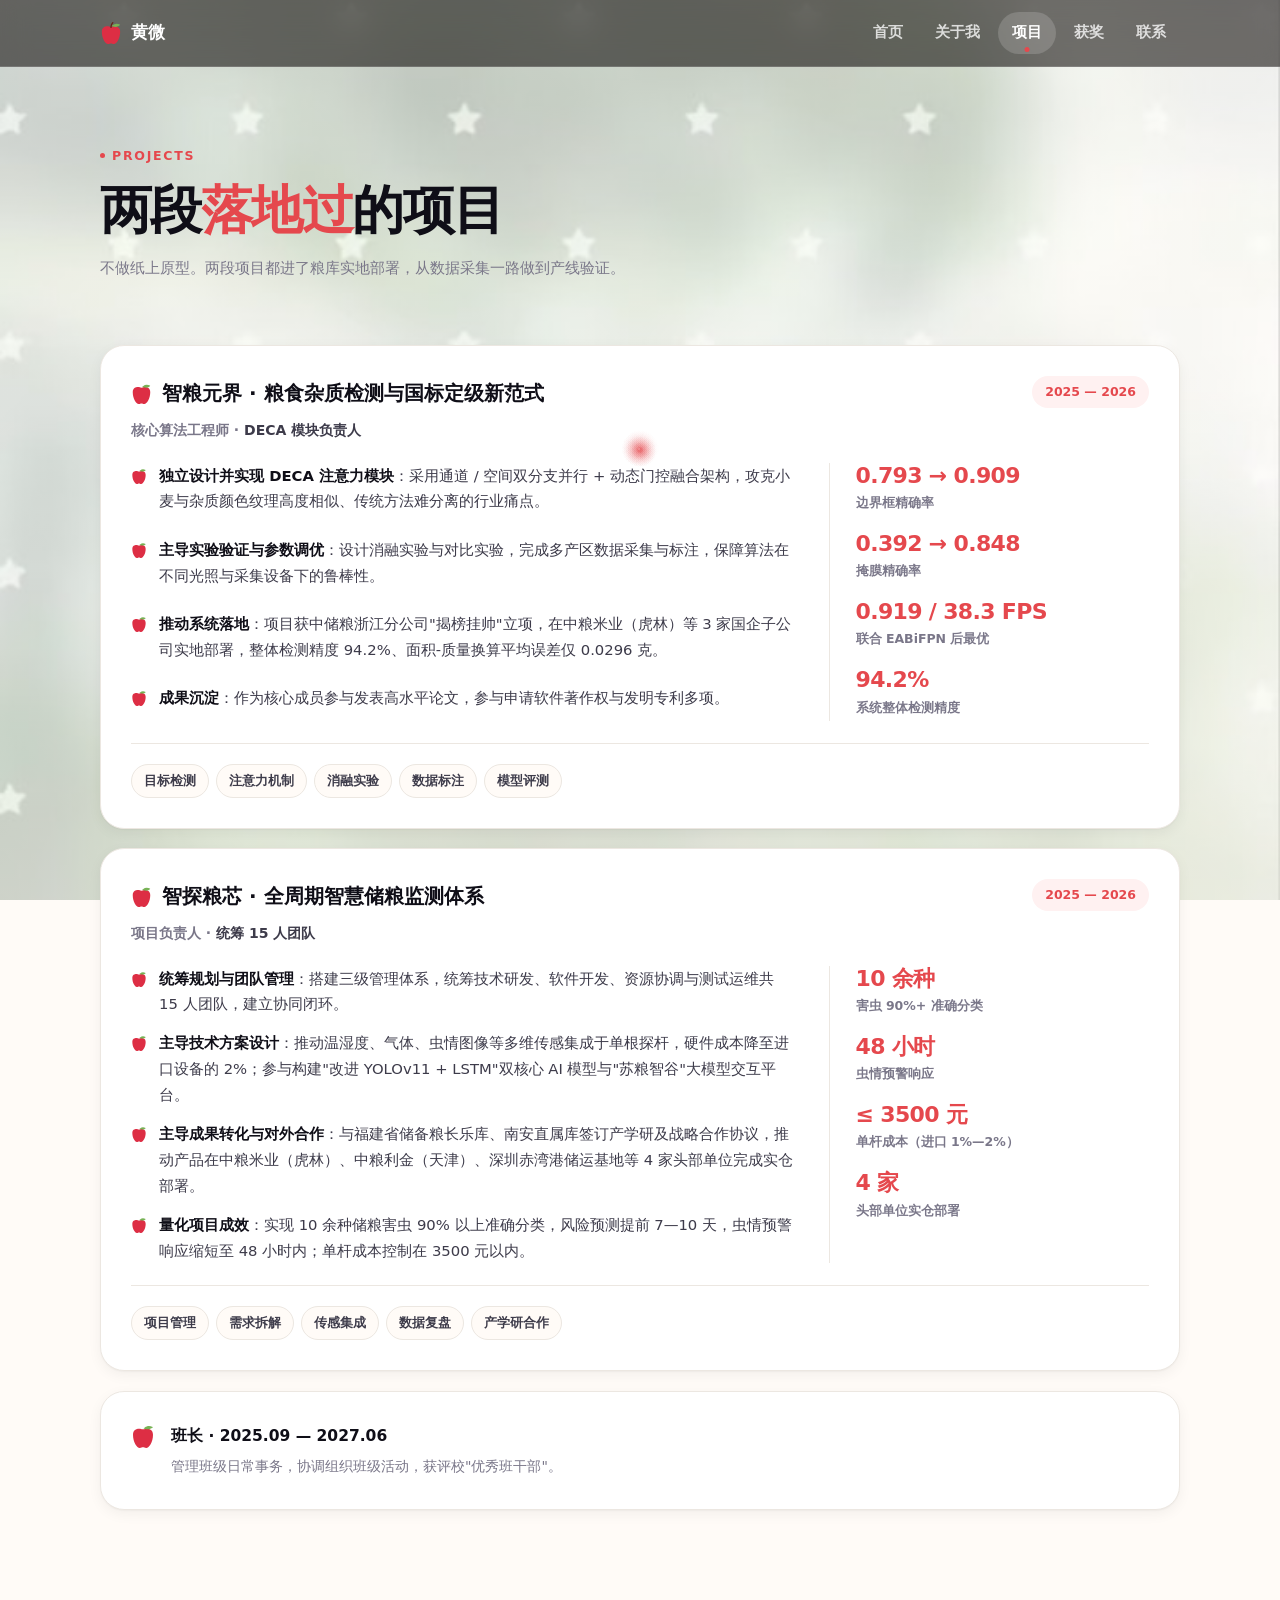
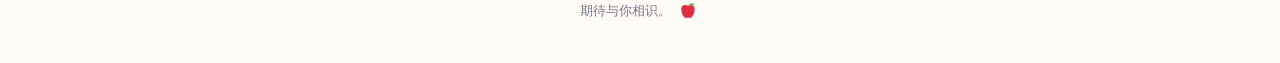
<file: projects.html>
<!DOCTYPE html>
<html lang="zh-CN">
<head>
<meta charset="UTF-8">
<meta name="viewport" content="width=device-width, initial-scale=1.0">
<title>项目经历 · 黄微</title>
<meta name="description" content="黄微的项目经历 —— 两段落地到粮仓的农业 AI 项目。">
<link rel="icon" href="assets/favicon.svg">
<link rel="stylesheet" href="assets/style.css">
</head>
<body class="star-bg" data-page="projects">
<div id="veil"></div>

<nav>
  <div class="nav-in">
    <a class="brand" href="index.html">
      <svg viewBox="0 0 36 36" aria-hidden="true"><path fill="#DD2E44" d="M24 7c-3 0-3 1-6 1s-3-1-6-1c-4 0-9 2-9 9 0 11 6 20 10 20 3 0 3-1 5-1s2 1 5 1c4 0 10-9 10-20 0-7.001-5-9-9-9z"/><path fill="#77B255" d="M19 7s3-4 8-4c4 0 6 2 6 2s-4 3-7 3-7-1-7-1z"/><path fill="#662113" d="M18 10c-.552 0-1-.448-1-1 0-3.441 1.2-6.615 3.293-8.707.391-.391 1.023-.391 1.414 0s.391 1.024 0 1.414C19.986 3.427 19 6.085 19 9c0 .552-.448 1-1 1z"/></svg>
      黄微
    </a>
    <div class="nav-links">
      <a href="index.html">首页</a>
      <a href="about.html">关于我</a>
      <a href="projects.html" class="here">项目</a>
      <a href="awards.html">获奖</a>
      <a href="contact.html">联系</a>
    </div>
  </div>
</nav>

<main>
  <div class="wrap">
    <div class="page-head rv">
      <div class="crumb"><i></i>Projects</div>
      <h1 class="title">两段<em>落地过</em>的项目</h1>
      <p class="sub">不做纸上原型。两段项目都进了粮库实地部署，从数据采集一路做到产线验证。</p>
    </div>

    <section class="section">
      <!-- 智粮元界 -->
      <article class="card holo rv" style="margin-bottom:20px">
        <div class="proj-head">
          <div>
            <h2 class="proj-title">
              <svg viewBox="0 0 36 36" aria-hidden="true"><path fill="#DD2E44" d="M24 7c-3 0-3 1-6 1s-3-1-6-1c-4 0-9 2-9 9 0 11 6 20 10 20 3 0 3-1 5-1s2 1 5 1c4 0 10-9 10-20 0-7.001-5-9-9-9z"/><path fill="#77B255" d="M19 7s3-4 8-4c4 0 6 2 6 2s-4 3-7 3-7-1-7-1z"/></svg>
              智粮元界 · 粮食杂质检测与国标定级新范式
            </h2>
            <div class="proj-role">核心算法工程师 · <b>DECA 模块负责人</b></div>
          </div>
          <span class="chip-year">2025 — 2026</span>
        </div>

        <div class="proj-body">
          <ul class="bullets">
            <li>
              <svg viewBox="0 0 36 36" aria-hidden="true"><path fill="#DD2E44" d="M24 7c-3 0-3 1-6 1s-3-1-6-1c-4 0-9 2-9 9 0 11 6 20 10 20 3 0 3-1 5-1s2 1 5 1c4 0 10-9 10-20 0-7.001-5-9-9-9z"/><path fill="#77B255" d="M19 7s3-4 8-4c4 0 6 2 6 2s-4 3-7 3-7-1-7-1z"/></svg>
              <div><b>独立设计并实现 DECA 注意力模块</b>：采用通道 / 空间双分支并行 + 动态门控融合架构，攻克小麦与杂质颜色纹理高度相似、传统方法难分离的行业痛点。</div>
            </li>
            <li>
              <svg viewBox="0 0 36 36" aria-hidden="true"><path fill="#DD2E44" d="M24 7c-3 0-3 1-6 1s-3-1-6-1c-4 0-9 2-9 9 0 11 6 20 10 20 3 0 3-1 5-1s2 1 5 1c4 0 10-9 10-20 0-7.001-5-9-9-9z"/><path fill="#77B255" d="M19 7s3-4 8-4c4 0 6 2 6 2s-4 3-7 3-7-1-7-1z"/></svg>
              <div><b>主导实验验证与参数调优</b>：设计消融实验与对比实验，完成多产区数据采集与标注，保障算法在不同光照与采集设备下的鲁棒性。</div>
            </li>
            <li>
              <svg viewBox="0 0 36 36" aria-hidden="true"><path fill="#DD2E44" d="M24 7c-3 0-3 1-6 1s-3-1-6-1c-4 0-9 2-9 9 0 11 6 20 10 20 3 0 3-1 5-1s2 1 5 1c4 0 10-9 10-20 0-7.001-5-9-9-9z"/><path fill="#77B255" d="M19 7s3-4 8-4c4 0 6 2 6 2s-4 3-7 3-7-1-7-1z"/></svg>
              <div><b>推动系统落地</b>：项目获中储粮浙江分公司"揭榜挂帅"立项，在中粮米业（虎林）等 3 家国企子公司实地部署，整体检测精度 94.2%、面积-质量换算平均误差仅 0.0296 克。</div>
            </li>
            <li>
              <svg viewBox="0 0 36 36" aria-hidden="true"><path fill="#DD2E44" d="M24 7c-3 0-3 1-6 1s-3-1-6-1c-4 0-9 2-9 9 0 11 6 20 10 20 3 0 3-1 5-1s2 1 5 1c4 0 10-9 10-20 0-7.001-5-9-9-9z"/><path fill="#77B255" d="M19 7s3-4 8-4c4 0 6 2 6 2s-4 3-7 3-7-1-7-1z"/></svg>
              <div><b>成果沉淀</b>：作为核心成员参与发表高水平论文，参与申请软件著作权与发明专利多项。</div>
            </li>
          </ul>

          <div class="metrics">
            <div class="metric"><b>0.793 → 0.909</b><span>边界框精确率</span></div>
            <div class="metric"><b>0.392 → 0.848</b><span>掩膜精确率</span></div>
            <div class="metric"><b>0.919 / 38.3 FPS</b><span>联合 EABiFPN 后最优</span></div>
            <div class="metric"><b>94.2%</b><span>系统整体检测精度</span></div>
          </div>
        </div>

        <div class="tags">
          <span class="tag-i">目标检测</span>
          <span class="tag-i">注意力机制</span>
          <span class="tag-i">消融实验</span>
          <span class="tag-i">数据标注</span>
          <span class="tag-i">模型评测</span>
        </div>
      </article>

      <!-- 智探粮芯 -->
      <article class="card holo rv">
        <div class="proj-head">
          <div>
            <h2 class="proj-title">
              <svg viewBox="0 0 36 36" aria-hidden="true"><path fill="#DD2E44" d="M24 7c-3 0-3 1-6 1s-3-1-6-1c-4 0-9 2-9 9 0 11 6 20 10 20 3 0 3-1 5-1s2 1 5 1c4 0 10-9 10-20 0-7.001-5-9-9-9z"/><path fill="#77B255" d="M19 7s3-4 8-4c4 0 6 2 6 2s-4 3-7 3-7-1-7-1z"/></svg>
              智探粮芯 · 全周期智慧储粮监测体系
            </h2>
            <div class="proj-role">项目负责人 · <b>统筹 15 人团队</b></div>
          </div>
          <span class="chip-year">2025 — 2026</span>
        </div>

        <div class="proj-body">
          <ul class="bullets">
            <li>
              <svg viewBox="0 0 36 36" aria-hidden="true"><path fill="#DD2E44" d="M24 7c-3 0-3 1-6 1s-3-1-6-1c-4 0-9 2-9 9 0 11 6 20 10 20 3 0 3-1 5-1s2 1 5 1c4 0 10-9 10-20 0-7.001-5-9-9-9z"/><path fill="#77B255" d="M19 7s3-4 8-4c4 0 6 2 6 2s-4 3-7 3-7-1-7-1z"/></svg>
              <div><b>统筹规划与团队管理</b>：搭建三级管理体系，统筹技术研发、软件开发、资源协调与测试运维共 15 人团队，建立协同闭环。</div>
            </li>
            <li>
              <svg viewBox="0 0 36 36" aria-hidden="true"><path fill="#DD2E44" d="M24 7c-3 0-3 1-6 1s-3-1-6-1c-4 0-9 2-9 9 0 11 6 20 10 20 3 0 3-1 5-1s2 1 5 1c4 0 10-9 10-20 0-7.001-5-9-9-9z"/><path fill="#77B255" d="M19 7s3-4 8-4c4 0 6 2 6 2s-4 3-7 3-7-1-7-1z"/></svg>
              <div><b>主导技术方案设计</b>：推动温湿度、气体、虫情图像等多维传感集成于单根探杆，硬件成本降至进口设备的 2%；参与构建"改进 YOLOv11 + LSTM"双核心 AI 模型与"苏粮智谷"大模型交互平台。</div>
            </li>
            <li>
              <svg viewBox="0 0 36 36" aria-hidden="true"><path fill="#DD2E44" d="M24 7c-3 0-3 1-6 1s-3-1-6-1c-4 0-9 2-9 9 0 11 6 20 10 20 3 0 3-1 5-1s2 1 5 1c4 0 10-9 10-20 0-7.001-5-9-9-9z"/><path fill="#77B255" d="M19 7s3-4 8-4c4 0 6 2 6 2s-4 3-7 3-7-1-7-1z"/></svg>
              <div><b>主导成果转化与对外合作</b>：与福建省储备粮长乐库、南安直属库签订产学研及战略合作协议，推动产品在中粮米业（虎林）、中粮利金（天津）、深圳赤湾港储运基地等 4 家头部单位完成实仓部署。</div>
            </li>
            <li>
              <svg viewBox="0 0 36 36" aria-hidden="true"><path fill="#DD2E44" d="M24 7c-3 0-3 1-6 1s-3-1-6-1c-4 0-9 2-9 9 0 11 6 20 10 20 3 0 3-1 5-1s2 1 5 1c4 0 10-9 10-20 0-7.001-5-9-9-9z"/><path fill="#77B255" d="M19 7s3-4 8-4c4 0 6 2 6 2s-4 3-7 3-7-1-7-1z"/></svg>
              <div><b>量化项目成效</b>：实现 10 余种储粮害虫 90% 以上准确分类，风险预测提前 7—10 天，虫情预警响应缩短至 48 小时内；单杆成本控制在 3500 元以内。</div>
            </li>
          </ul>

          <div class="metrics">
            <div class="metric"><b>10 余种</b><span>害虫 90%+ 准确分类</span></div>
            <div class="metric"><b>48 小时</b><span>虫情预警响应</span></div>
            <div class="metric"><b>≤ 3500 元</b><span>单杆成本（进口 1%—2%）</span></div>
            <div class="metric"><b>4 家</b><span>头部单位实仓部署</span></div>
          </div>
        </div>

        <div class="tags">
          <span class="tag-i">项目管理</span>
          <span class="tag-i">需求拆解</span>
          <span class="tag-i">传感集成</span>
          <span class="tag-i">数据复盘</span>
          <span class="tag-i">产学研合作</span>
        </div>
      </article>

      <!-- 校园经历 -->
      <article class="card rv" style="margin-top:20px; display:flex; gap:16px; align-items:flex-start">
        <svg viewBox="0 0 36 36" style="width:24px; height:24px; flex:none; margin-top:2px" aria-hidden="true"><path fill="#DD2E44" d="M24 7c-3 0-3 1-6 1s-3-1-6-1c-4 0-9 2-9 9 0 11 6 20 10 20 3 0 3-1 5-1s2 1 5 1c4 0 10-9 10-20 0-7.001-5-9-9-9z"/><path fill="#77B255" d="M19 7s3-4 8-4c4 0 6 2 6 2s-4 3-7 3-7-1-7-1z"/></svg>
        <div>
          <b style="font-size:15.5px">班长 · 2025.09 — 2027.06</b>
          <p style="font-size:14px; color:var(--ink-3); margin-top:4px">管理班级日常事务，协调组织班级活动，获评校"优秀班干部"。</p>
        </div>
      </article>
    </section>
  </div>
</main>

<footer>
  <div class="wrap">
    期待与你相识。
    <svg viewBox="0 0 36 36" aria-hidden="true"><path fill="#DD2E44" d="M24 7c-3 0-3 1-6 1s-3-1-6-1c-4 0-9 2-9 9 0 11 6 20 10 20 3 0 3-1 5-1s2 1 5 1c4 0 10-9 10-20 0-7.001-5-9-9-9z"/><path fill="#77B255" d="M19 7s3-4 8-4c4 0 6 2 6 2s-4 3-7 3-7-1-7-1z"/></svg>
  </div>
</footer>

<div id="toast"></div>
<script src="assets/app.js"></script>
</body>
</html>
</file>
<file: assets/style.css>
/* ============================================================================
   黄微的个人站 · 共享样式 style.css
   ---------------------------------------------------------------------------
   【这个文件是什么】
   全站 5 个页面（index / about / projects / awards / contact）共用的样式。
   每段上方都有「============ 中文标题 ============」的分区注释，配合顶部
   目录可快速跳转。

   【最常用的改动在哪里】
   · 全站配色（红/绿/字色/底色）  → 改下面 :root 里的 CSS 变量
   · 首页背景图 / 白色遮罩浓度    → 搜「全页苹果背景」
   · 四个文件夹的花色 / 标签色    → 搜「文件夹导航」
   · 音乐播放器（一颗苹果）样式   → 搜「音乐卡」
   · 获奖页奖状墙                 → 搜「奖项」
   · 导航栏                       → 搜「导航」
   · 光标样式                     → 搜「Ghost Cursor」（画布由 app.js 绘制）
   · 页面转场（奶白磨砂淡入淡出） → 搜「页面转场」
   ============================================================================ */
:root{
  /* ---- 品牌色 ---- */
  --red:#e5484d;          /* 主红色：按钮、强调文字、播放键 */
  --red-deep:#c2333a;     /* 深红：hover */
  --red-wash:#fff1f1;     /* 浅红底：标签、徽章背景 */
  --green:#77b255;        /* 叶绿：苹果叶子、次强调 */
  --green-wash:#f2f8ee;   /* 浅绿底 */
  --yellow:#fcd133;       /* 点缀黄 */
  /* ---- 文字色（由深到浅） ---- */
  --ink:#0f0e17;          /* 正文标题 */
  --ink-2:#3d3b4a;        /* 次要文字 */
  --ink-3:#7a7789;        /* 说明文字 */
  /* ---- 底色 / 线条 ---- */
  --cream:#fffbf7;        /* 全局奶油底 */
  --paper:#ffffff;        /* 卡片白 */
  --line:#ece7e1;         /* 卡片边框 */
  --line-2:#e0d9d1;       /* 深一点的线（波点用） */
  /* ---- 圆角 ---- */
  --r-lg:24px; --r-md:16px; --r-sm:10px;
  /* ---- 阴影 ---- */
  --sh-1:0 1px 2px rgba(15,14,23,.04), 0 4px 14px rgba(15,14,23,.05);  /* 轻 */
  --sh-2:0 2px 6px rgba(15,14,23,.06), 0 14px 34px rgba(15,14,23,.09); /* 重 */
  --sh-red:0 10px 26px rgba(229,72,77,.24);                            /* 红按钮 */
  /* ---- 深绿（备用，文件夹旧配色，现仅少量引用） ---- */
  --forest:#3f6b4a;
  --forest-deep:#2c5137;
  --forest-wash:#eef5ef;
  --sh-green:0 10px 26px rgba(44,81,55,.26);
  /* ---- 布局 / 动效曲线 ---- */
  --wrap:1080px;                            /* 内容最大宽度 */
  --ease:cubic-bezier(.22,.61,.36,1);       /* 常规缓动 */
  --spring:cubic-bezier(.34,1.56,.64,1);    /* 回弹缓动（文件夹翻开等） */
  --font:"PingFang SC","HarmonyOS Sans SC","Microsoft YaHei UI","Microsoft YaHei",system-ui,-apple-system,"Segoe UI",sans-serif;
}

/* ---- 基础重置 ---- */
*{margin:0;padding:0;box-sizing:border-box}
html{scroll-behavior:smooth}
body{
  font-family:var(--font);
  background:var(--cream);
  color:var(--ink);
  line-height:1.75;
  -webkit-font-smoothing:antialiased;
  overflow-x:hidden;
  min-height:100vh;
}
/* 波点纸底：全站最底层花纹（body 上挂 photo-bg 类时被照片背景覆盖） */
body::before{
  content:""; position:fixed; inset:0; z-index:0; pointer-events:none;
  background-image:radial-gradient(var(--line-2) 1.4px, transparent 1.4px);
  background-size:26px 26px; opacity:.5;
}
img{max-width:100%; display:block}
.wrap{width:min(100% - 44px, var(--wrap)); margin-inline:auto; position:relative; z-index:1}

/* ============ Ghost Cursor（幽灵光标） ============
   只是一个全屏透明画布，红色灵光由 app.js 第 1 段用 canvas 逐帧绘制。
   光标大小 / 拖尾长短在 app.js 顶部的 GC 对象里改，这里只管显隐。 */
#ghostCursor{
  position:fixed; inset:0; z-index:500; width:100vw; height:100vh;
  pointer-events:none; opacity:0; transition:opacity .3s ease;
}
body.has-pointer #ghostCursor{opacity:1}
body.has-pointer, body.has-pointer *{cursor:none!important} /* 隐藏系统鼠标（触屏设备不加 has-pointer） */

/* ============ 页面转场 ============
   每个页面都有一个 #veil 全屏磨砂层（HTML 里 <div id="veil">）：
   · 点击站内链接 → JS 给 body 加 .leaving → veil .2s 淡入盖住页面 → 跳转
   · 新页面加载 → body 默认带 .boot（veil 盖着）→ JS 加 .out → .26s 淡出
   想更快/更慢就改这两个秒数（app.js 里也有对应的 230ms 跳转延时）。 */
#veil{
  position:fixed; inset:0; z-index:900; pointer-events:none; opacity:0;
  background:rgba(255,251,247,.55);
  backdrop-filter:blur(16px) saturate(1.1);
  -webkit-backdrop-filter:blur(16px) saturate(1.1);
}
body.boot #veil{opacity:1}
body.boot #veil.out{animation:veilOut .26s ease both}
@keyframes veilOut{from{opacity:1} to{opacity:0}}
body.leaving #veil{animation:veilIn .2s ease forwards}
@keyframes veilIn{from{opacity:0} to{opacity:1}}
/* 页面加载时内容上抬淡入一次（一次性的，不是转场） */
main{animation:pagein .6s var(--ease) both}
@keyframes pagein{from{opacity:0; transform:translateY(18px)} to{opacity:1; transform:none}}

/* ============ 导航（全站顶部吸顶栏） ============
   深色玻璃风格，与首页两个黑玻璃面板统一。
   · 背景深浅 → background 的 rgba 第四个数（0~1，越小越透）
   · 当前页 pill → .nav-links a.here */
nav{
  position:sticky; top:0; z-index:100;
  background:rgba(22,19,17,.60);                 /* 深色玻璃底（全站统一） */
  backdrop-filter:blur(14px) saturate(1.2);
  -webkit-backdrop-filter:blur(14px) saturate(1.2);
  border-bottom:1px solid rgba(255,255,255,.14);
}
.nav-in{
  width:min(100% - 44px, var(--wrap)); margin-inline:auto;
  height:66px; display:flex; align-items:center; justify-content:space-between;
}
.brand{display:flex; align-items:center; gap:9px; font-weight:800; font-size:16.5px; color:#fff; text-decoration:none}
.brand svg{width:22px; height:22px; display:block; transition:transform .4s var(--ease)}
.brand:hover svg{transform:rotate(-12deg) scale(1.08)} /* 苹果 logo 悬停摇头 */
.nav-links{display:flex; gap:4px}
.nav-links a{
  position:relative; padding:8px 14px; border-radius:999px; font-size:14.5px; font-weight:600;
  color:rgba(255,255,255,.78); text-decoration:none; transition:color .25s, background .25s;
}
.nav-links a:hover{color:#fff; background:rgba(255,255,255,.12)}
.nav-links a.here{color:#fff; background:rgba(255,255,255,.16)}
.nav-links a.here::after{  /* 当前页下方的小红点 */
  content:""; position:absolute; left:50%; bottom:2px; translate:-50% 0;
  width:5px; height:5px; border-radius:50%; background:var(--red);
}

/* ============ 通用板块头（4 个子页顶部：小标签 + 大标题 + 副标题） ============ */
.page-head{padding:72px 0 8px}
.crumb{
  display:inline-flex; align-items:center; gap:7px;
  font-size:12.5px; font-weight:800; letter-spacing:.14em; color:var(--red); text-transform:uppercase;
  margin-bottom:14px;
}
.crumb i{width:5px; height:5px; border-radius:50%; background:var(--red); display:block}
h1.title{font-size:clamp(32px,5vw,52px); font-weight:900; letter-spacing:-.03em; line-height:1.16}
h1.title em{font-style:normal; color:var(--red)}   /* 标题里的红色强调词 */
.sub{margin-top:14px; color:var(--ink-3); font-size:16px; max-width:34em}
/* 子页副标题强制一行（字号随屏宽自动缩放，最小 11px） */
.page-head .sub{max-width:none; white-space:nowrap; font-size:clamp(11px,1.15vw,16px)}

/* ============ hero（主页第一屏）：左音乐卡 + 右文字 ============
   背景不再是这里的 .hero，而是下面「全页苹果背景」的照片。
   这段只负责两栏布局与标题字。 */
.hero{position:relative; padding:80px 0 36px}
.hero-grid{display:grid; grid-template-columns:1.02fr .98fr; gap:56px; align-items:center; position:relative; z-index:1}
.hero-text h1{margin-top:0; font-size:clamp(38px,5.4vw,58px); font-weight:900; letter-spacing:-.035em; line-height:1.12}
.hero-text .name{color:var(--red); position:relative; display:inline-block}
/* 名字下面的黄色手写高亮（一次性刷出来的横条） */
.hero-text .name::after{
  content:""; position:absolute; left:-1%; right:-1%; bottom:5px; height:.22em;
  background:var(--yellow); opacity:.5; border-radius:3px; z-index:-1;
  transform:scaleX(0); transform-origin:left; animation:swipe .8s var(--ease) .35s forwards;
}
@keyframes swipe{to{transform:scaleX(1)}}
/* 副标题：白 pill + 轻模糊，压在照片上保证可读 */
.hero-sub{
  margin-top:16px; font-size:16px; color:var(--ink-2); font-weight:600;
  background:rgba(255,255,255,.66); display:inline-block;
  padding:8px 16px; border-radius:999px; border:1px solid var(--line);
  backdrop-filter:blur(4px);
}

/* ---- 通用按钮（白底 / 红底两种，当前主要在子页） ---- */
.cta{margin-top:30px; display:flex; gap:12px; flex-wrap:wrap}
.btn{
  display:inline-flex; align-items:center; gap:9px;
  padding:13px 25px; border-radius:999px; font-size:15px; font-weight:700;
  text-decoration:none; border:1.5px solid var(--line-2); color:var(--ink);
  background:var(--paper); cursor:pointer; font-family:inherit;
  transition:transform .28s var(--ease), box-shadow .28s var(--ease), border-color .28s, background .28s;
}
.btn:hover{transform:translateY(-3px); box-shadow:var(--sh-2); border-color:var(--ink)}
.btn.primary{background:var(--red); border-color:var(--red); color:#fff; box-shadow:var(--sh-red)}
.btn.primary:hover{background:var(--red-deep); border-color:var(--red-deep)}
.btn svg{width:17px; height:17px; flex:none}

/* ============ 文件夹导航（主页核心交互） ============
   四个文件夹 = 四个子页入口。结构（由内到外）：
   .f-back  文件夹后板（花卉底图）
   .f-paper 抽出的白纸（图标+说明，悬停时向上抽出）
   .f-front 文件夹封面（花卉底图，悬停时沿顶边翻开 rotateX）
   .f-tab   侧标签（纯色 pill）
   换花色：改对应 .folder 四个类里的 --ftab(标签色) --fc(底色) --fimg(花卉图)。
   换花艺图：直接替换 assets/img/flower-*.jpg 四张文件即可。 */
.folder-zone{padding:8px 0 80px} /* 第一屏与面板之间的间距：改第一个数 */
.folder-zone .wrap{  /* 面板：深色玻璃圆角大卡 */
  background:rgba(22,19,17,.60);
  backdrop-filter:blur(14px) saturate(1.2);
  -webkit-backdrop-filter:blur(14px) saturate(1.2);
  border:1px solid rgba(255,255,255,.20);
  border-radius:32px; padding:34px 34px 40px;
  box-shadow:0 24px 60px rgba(25,28,32,.22);
}
@media (max-width:620px){ .folder-zone .wrap{padding:24px 20px 30px} }
.zone-title{display:flex; align-items:baseline; gap:14px; margin-bottom:34px}
.zone-title h2{font-size:clamp(22px,3vw,30px); font-weight:900; letter-spacing:-.02em; color:#fff}
.zone-title span{  /* 「四个文件夹，装着不同的我」暗玻璃胶囊 */
  color:#f5f0ea; font-size:13.5px; font-weight:700;
  background:rgba(255,255,255,.10); border:1px solid rgba(255,255,255,.22);
  padding:5px 13px; border-radius:999px;
}
.folders{display:grid; grid-template-columns:repeat(4,1fr); gap:18px}
.folder{
  position:relative; display:block; text-decoration:none; color:var(--ink);
  perspective:900px; height:210px;
  transition:transform .4s var(--spring);
}
/* —— 四个文件夹各自的配色（粉=关于我 绿=项目 紫=获奖 蓝=联系） —— */
.folder{
  --ftab:#c96e8c; --fc:#e5acc0; --fimg:url("img/flower-pink.jpg");
  --fsh:rgba(201,110,140,.30);
}
.folder.f-green{
  --ftab:#4e7d57; --fc:#a7c8ab; --fimg:url("img/flower-green.jpg");
  --fsh:rgba(78,125,87,.30);
}
.folder.f-lavender{
  --ftab:#8f77c4; --fc:#bfabe4; --fimg:url("img/flower-lavender.jpg");
  --fsh:rgba(143,119,196,.32);
}
.folder.f-blue{
  --ftab:#5b8ac5; --fc:#a3c1e6; --fimg:url("img/flower-blue.jpg");
  --fsh:rgba(91,138,197,.32);
}
.f-tab{  /* 侧标签（纯色 pill，盖在最上层） */
  position:relative; z-index:4; display:inline-flex; align-items:center; gap:7px;
  background:var(--ftab); color:#fff; font-weight:800; font-size:14px;
  padding:7px 16px; border-radius:10px 10px 0 0; margin-left:16px;
  box-shadow:0 -2px 10px var(--fsh);
}
.f-tab svg{width:15px; height:15px}
.f-back{  /* 后板：花卉图 + 两层奶油罩（罩越厚花色越朦胧） */
  position:absolute; left:0; right:0; top:26px; bottom:0; z-index:1;
  background-image:
    linear-gradient(160deg, rgba(255,251,247,.30), rgba(255,251,247,.06) 46%),
    linear-gradient(160deg, rgba(255,251,247,.58), var(--fc) 100%),
    var(--fimg);
  background-size:auto, auto, cover;
  background-position:center, center, center 30%;
  border-radius:0 var(--r-md) var(--r-md) var(--r-md);
  box-shadow:0 16px 34px var(--fsh);
}
.f-paper{  /* 抽出的白纸：悬停上移 30px（与封面翻开的角度配合） */
  position:absolute; left:14px; right:14px; top:36px; bottom:12px; z-index:2;
  background:var(--paper); border-radius:var(--r-sm);
  padding:16px 16px 0; overflow:hidden;
  transition:transform .45s var(--spring);
}
.f-paper .f-ico{font-size:26px; line-height:1}
.f-paper b{display:block; margin-top:8px; font-size:15.5px; font-weight:800}
.f-paper p{margin-top:4px; font-size:12.5px; color:var(--ink-3); line-height:1.6}
.f-paper .dots{  /* 白纸上的小波点装饰块 */
  margin-top:10px; height:52px; border-radius:8px;
  background-image:radial-gradient(var(--line-2) 1.6px, transparent 1.6px);
  background-size:14px 14px;
}
.f-front{  /* 封面：花卉图 + 奶油罩，悬停沿顶边翻开 */
  position:absolute; left:0; right:0; top:46px; bottom:0; z-index:3;
  border-radius:0 var(--r-md) var(--r-md) var(--r-md);
  transform-origin:top;
  transition:transform .5s var(--spring);
  background-image:
    linear-gradient(180deg, rgba(255,251,247,.55), rgba(255,251,247,.10) 48%),
    linear-gradient(180deg, rgba(255,251,247,.34), var(--fc) 100%),
    var(--fimg);
  background-size:auto, auto, cover;
  background-position:center, center, center 62%;
}
/* 悬停三件套：封面翻开 + 白纸抽出 + 整个文件夹上浮 */
.folder:hover .f-front{transform:rotateX(-38deg)}
.folder:hover .f-paper{transform:translateY(-30px)}
.folder:hover{transform:translateY(-8px)}

/* ============ 子页通用卡 ============ */
.section{padding:56px 0}
.card{
  background:var(--paper); border:1px solid var(--line); border-radius:var(--r-lg);
  padding:30px; box-shadow:var(--sh-1);
}
.grid-2{display:grid; grid-template-columns:1fr 1fr; gap:18px}

/* ---- holo card（项目卡）：3D 倾斜 + 锥形流光，JS 第 5 段驱动 --ha 角度 ---- */
.holo{position:relative; transform-style:preserve-3d; will-change:transform; overflow:hidden}
.holo::before{
  content:""; position:absolute; inset:-40%; z-index:0; pointer-events:none;
  background:conic-gradient(from var(--ha,0deg),
    rgba(229,72,77,.10), rgba(252,209,51,.12), rgba(119,178,85,.10),
    rgba(72,165,228,.10), rgba(229,72,77,.10));
  opacity:0; transition:opacity .45s;
  animation:spin 8s linear infinite;
}
@keyframes spin{to{transform:rotate(360deg)}}
.holo:hover::before{opacity:1}
.holo > *{position:relative; z-index:1}

/* ---- 项目卡内部（项目页） ---- */
.proj-head{display:flex; justify-content:space-between; gap:20px; align-items:flex-start; flex-wrap:wrap; margin-bottom:20px}
.proj-title{font-size:20px; font-weight:900; display:flex; align-items:center; gap:10px}
.proj-title svg{width:21px; height:21px; flex:none}
.proj-role{font-size:14px; color:var(--ink-3); margin-top:7px; font-weight:600}
.proj-role b{color:var(--ink-2)}
.chip-year{font-size:12.5px; font-weight:800; color:var(--red); background:var(--red-wash); border-radius:999px; padding:5px 13px; white-space:nowrap}
.proj-body{display:grid; grid-template-columns:1.35fr .65fr; gap:32px}
.bullets{display:grid; gap:13px}
.bullets li{list-style:none; display:flex; gap:12px; font-size:14.8px; color:var(--ink-2)}
.bullets li svg{width:16px; height:16px; flex:none; margin-top:5px}
.bullets b{color:var(--ink)}
.metrics{border-left:1px solid var(--line); padding-left:26px; display:grid; gap:15px; align-content:start}
.metric b{display:block; font-size:22px; font-weight:900; letter-spacing:-.03em; color:var(--red); line-height:1.15}
.metric span{font-size:12.5px; color:var(--ink-3); font-weight:600}
.tags{display:flex; flex-wrap:wrap; gap:7px; margin-top:22px; padding-top:20px; border-top:1px solid var(--line)}
.tag-i{
  font-size:12.5px; font-weight:700; padding:5px 12px; border-radius:999px;
  background:var(--cream); border:1px solid var(--line); color:var(--ink-2);
  transition:background .25s, color .25s, border-color .25s;
}
.tag-i:hover{background:var(--red); border-color:var(--red); color:#fff}

/* ============ 兴趣切换滑块（关于我页：画画/旅行/志愿） ============
   三个按钮 + 红色滑块 es-thumb 平移，JS 第 6 段驱动。 */
.eslider-wrap{max-width:520px; margin:26px auto 0}
.eslider{
  position:relative; display:grid; grid-template-columns:repeat(3,1fr);
  background:var(--paper); border:1px solid var(--line); border-radius:999px;
  padding:5px; box-shadow:var(--sh-1);
}
.es-thumb{  /* 红色滑动块，translateX(i*100%) 移动 */
  position:absolute; top:5px; bottom:5px; left:5px; z-index:0;
  width:calc((100% - 10px)/3);
  background:var(--red); border-radius:999px; box-shadow:var(--sh-red);
  transition:transform .55s var(--spring);
}
.eslider button{
  position:relative; z-index:1; border:0; background:none; cursor:pointer;
  font-family:inherit; font-size:15px; font-weight:800; color:var(--ink-2);
  padding:11px 0; border-radius:999px; transition:color .3s;
}
.eslider button.on{color:#fff}
.es-panels{position:relative; margin-top:26px; min-height:300px}
.es-panel{  /* 三个面板叠放，.on 的浮上来 */
  position:absolute; inset:0;
  opacity:0; transform:translateY(14px) scale(.99); pointer-events:none;
  transition:opacity .4s var(--ease), transform .4s var(--ease);
}
.es-panel.on{opacity:1; transform:none; pointer-events:auto; position:relative}
.es-photo{
  border-radius:var(--r-md); overflow:hidden; border:1px solid var(--line);
  box-shadow:var(--sh-1); aspect-ratio:16/9;
}
.es-photo img{width:100%; height:100%; object-fit:cover}
.es-text{margin-top:16px; font-size:15px; color:var(--ink-2)}
.es-text b{color:var(--ink)}
.quote{
  margin-top:14px; padding:14px 18px; border-left:3px solid var(--red);
  background:var(--red-wash); border-radius:0 var(--r-sm) var(--r-sm) 0;
  font-size:14px; color:var(--red-deep); font-weight:600;
}

/* ---- 志愿条目（关于我页） ---- */
.v-item{display:flex; gap:14px; align-items:flex-start; padding:13px 0; border-bottom:1px dashed var(--line)}
.v-item:last-child{border-bottom:0}
.v-item svg{width:20px; height:20px; flex:none; margin-top:4px}
.v-item b{font-size:15px; display:block}
.v-item span{font-size:13.5px; color:var(--ink-3)}

/* ============ 奖项（获奖页） ============
   左右两栏同高（高 min(720px,84vh)）：
   左  awards      8 张奖项卡，行高均分（grid-auto-rows:1fr）
   右  cert-col    奖状墙：22 张奖状双列排，滚动由 app.js 的 buildCertCol
                   用 Web Animations 来回滚动（不复制、不重复），悬停暂停。
   奖状图在 assets/img/cert/cert01-22.jpg，增删后改 awards.html 里的列表。 */
.awards{display:grid; gap:12px; grid-auto-rows:1fr; align-content:stretch}
.awards>*{min-height:0}
.award{
  display:flex; gap:14px; align-items:center; height:100%;
  background:var(--paper); border:1px solid var(--line); border-radius:var(--r-md);
  padding:13px 19px; box-shadow:var(--sh-1);
  transition:transform .3s var(--ease), box-shadow .3s var(--ease);
}
.award:hover{transform:translateY(-3px); box-shadow:var(--sh-2)}
.award svg{width:26px; height:26px; flex:none}
.award .lv{display:inline-block; font-size:11px; font-weight:800; padding:1px 9px; border-radius:999px; margin-bottom:4px}
.lv.n{background:var(--red-wash); color:var(--red-deep)}   /* 国家级徽章 */
.lv.p{background:var(--green-wash); color:#4d7a34}         /* 省级/校级徽章 */
.lv.y{background:#fff8dd; color:#8a6d00}                   /* 奖学金徽章 */
.award .nm{font-size:14.5px; font-weight:700; line-height:1.55}
/* —— 右侧奖状墙 —— */
.cert-col{  /* 白底圆角展示框，上下边缘渐隐（mask） */
  position:relative; height:100%; overflow:hidden;
  border-radius:var(--r-lg); border:1px solid var(--line); background:var(--paper);
  box-shadow:var(--sh-1);
  -webkit-mask-image:linear-gradient(180deg,transparent 0,#000 5%,#000 95%,transparent 100%);
          mask-image:linear-gradient(180deg,transparent 0,#000 5%,#000 95%,transparent 100%);
}
.cert-track{display:grid; grid-template-columns:1fr 1fr; gap:13px; padding:0 13px; will-change:transform}
.cert-col:hover .cert-track, .cert-col:focus-within .cert-track{animation-play-state:paused}
/* 单张奖状：白色衬卡 + 微旋转（偶右奇左），悬停转正放大并浮出名称 */
.cert{
  position:relative; flex:0 0 auto; margin:0; background:#fff; border:1px solid var(--line);
  border-radius:10px; padding:7px; box-shadow:var(--sh-1);
  transition:transform .35s var(--spring), box-shadow .35s var(--ease);
}
.cert:nth-child(even){transform:rotate(.9deg)}
.cert:nth-child(odd){transform:rotate(-.9deg)}
.cert:hover{transform:rotate(0) scale(1.05); box-shadow:var(--sh-2); z-index:2}
/* contain：整张奖状完整放进白卡正中（留白是刻意的衬边效果） */
.cert img{
  display:block; width:100%; height:172px; object-fit:contain; object-position:center;
  background:#fff; border-radius:6px;
}
.cert span{  /* 名称标签：平时隐藏，悬停浮出 */
  position:absolute; left:12px; bottom:12px; right:12px;
  display:block; padding:5px 9px; font-size:11px; font-weight:700; line-height:1.45;
  color:#fff; background:rgba(24,20,18,.72); border-radius:8px;
  opacity:0; transform:translateY(6px); transition:opacity .25s, transform .3s var(--ease);
  pointer-events:none;
}
.cert:hover span{opacity:1; transform:none}
.awards-split{display:grid; grid-template-columns:1.08fr 1fr; gap:20px; align-items:stretch; height:min(720px,84vh)}
.awards-split>*{min-height:0}

/* ============ 联系（联系页四个联系卡） ============ */
.links{display:flex; flex-wrap:wrap; gap:12px; justify-content:center}
.link{
  display:flex; align-items:center; gap:11px; text-decoration:none;
  background:var(--paper); border:1px solid var(--line); border-radius:var(--r-md);
  padding:14px 20px; color:var(--ink); font-weight:700; font-size:14.5px; cursor:pointer; font-family:inherit;
  transition:transform .3s var(--ease), box-shadow .3s var(--ease), border-color .3s;
}
.link:hover{transform:translateY(-4px); box-shadow:var(--sh-2); border-color:var(--red)}
.link svg{width:20px; height:20px; flex:none; overflow:visible}   /* overflow:visible 防止描边被裁 */
.link span{color:var(--ink-3); font-weight:600; font-size:12.5px; display:block; line-height:1.3}
.link b{font-weight:800; font-size:14px; display:block; line-height:1.35}

/* ============ 页脚（极简，只有一行字 + 小苹果） ============ */
footer{padding:34px 0 40px; text-align:center; color:var(--ink-3); font-size:13px; position:relative; z-index:1}
footer svg{width:16px; height:16px; vertical-align:-3px; margin:0 4px}
.ft-min svg{width:20px; height:20px; opacity:.75}

/* ============ 数字统计 / 入场 reveal / 复制提示 toast ============
   .rv 元素滚入视口时由 JS 第 3 段加 .in 淡入上浮。
   [data-count] 数字由 JS 第 4 段滚动计数。 */
.stat-row{display:grid; grid-template-columns:repeat(4,1fr); gap:12px; margin-top:38px}
.stat{
  background:var(--paper); border:1px solid var(--line); border-radius:var(--r-md);
  padding:16px 15px; transition:transform .3s var(--ease), box-shadow .3s var(--ease), border-color .3s;
}
.stat:hover{transform:translateY(-4px); box-shadow:var(--sh-2); border-color:var(--red)}
.stat b{display:block; font-size:clamp(20px,2.6vw,25px); font-weight:900; letter-spacing:-.03em; color:var(--red); line-height:1.2}
.stat span{font-size:12.5px; color:var(--ink-3); font-weight:600}

.rv{opacity:0; transform:translateY(26px); transition:opacity .75s var(--ease), transform .75s var(--ease)}
.rv.in{opacity:1; transform:none}

#toast{  /* 底部小黑条提示（复制成功等） */
  position:fixed; left:50%; bottom:34px; translate:-50% 0; z-index:400;
  background:var(--ink); color:#fff; padding:11px 22px; border-radius:999px;
  font-size:14px; font-weight:700; box-shadow:var(--sh-2);
  opacity:0; transform:translateY(12px); pointer-events:none; transition:opacity .3s, transform .3s;
}
#toast.on{opacity:1; transform:none}

/* ============ 响应式（960px / 620px 两档断点） ============ */
@media (max-width:960px){
  .hero-grid,.proj-body{grid-template-columns:1fr}
  .folders{grid-template-columns:repeat(2,1fr)}
  /* 获奖页改上下堆叠，奖状墙回单列 */
  .awards-split{grid-template-columns:1fr; height:auto}
  .awards{grid-auto-rows:auto}
  .award{height:auto}
  .cert-col{min-height:380px; max-height:540px; height:auto}
  .cert-track{grid-template-columns:1fr}
  .hero-visual{order:-1}
  .metrics{border-left:none; border-top:1px solid var(--line); padding-left:0; padding-top:22px; grid-template-columns:repeat(2,1fr); display:grid}
  .vol3grid{grid-template-columns:1fr}
  .vol3grid .gal-item img{height:230px}
}
@media (max-width:620px){
  .folders{grid-template-columns:1fr}
  .folder{height:190px}
  .grid-2{grid-template-columns:1fr}
  .stat-row{grid-template-columns:repeat(2,1fr)}
  .nav-links a{padding:8px 9px; font-size:13.5px}
  .links{flex-direction:column}
  .card{padding:22px}
  /* 画廊小屏缩小卡片 */
  .gal-item{width:230px}
  .gal-item img{width:230px; height:180px}
}
/* 系统开了「减少动态效果」时：关掉一切动画（JS 里有同样的开关） */
@media (prefers-reduced-motion:reduce){
  *{animation:none!important; transition-duration:.01ms!important}
  .rv{opacity:1; transform:none}
}

/* ============================================================================
   首页专属：全页照片背景 / 音乐卡 / 横向画廊 / 灯箱
   （只有 index.html 的 body 挂了 photo-bg 类，以下背景仅首页生效）
   ============================================================================ */

/* 全页苹果背景：白色罩（数字越大照片越白）+ 照片。
   想换背景图：替换 assets/img/apple-splash.jpg。
   想调清晰度：改三个 rgba 的第四个数。 */
body.photo-bg::before{
  background-image:
    linear-gradient(180deg, rgba(255,251,247,.26) 0%, rgba(255,251,247,.12) 40%, rgba(255,251,247,.04) 74%, rgba(255,251,247,.56) 100%),
    linear-gradient(90deg, rgba(255,251,247,.20) 0%, rgba(255,251,247,0) 46%),
    url("img/apple-splash.jpg");
  background-size:auto, auto, cover;
  background-position:center, center, center top;  /* center top：保住照片上方的叶子 */
  opacity:1;
}

/* 子页星星绿背景：4 个子页的 body 挂了 star-bg 类。
   星星图本身很淡，但仍加一层奶油罩保证文字可读（数字越大越白）。 */
body.star-bg::before{
  background-image:
    linear-gradient(180deg, rgba(255,251,247,.58) 0%, rgba(255,251,247,.48) 45%, rgba(255,251,247,.66) 100%),
    url("img/star-green.jpg");
  background-size:auto, cover;
  background-position:center, center;
  opacity:1;
}

/* ============ 音乐卡：《一颗苹果》五月天播放器 ============
   深色玻璃卡：专辑图 + 曲名歌手 + 进度条 + 时间 + ±15s + 音量条。
   逻辑全在 app.js 第 8 段（播放/暂停/拖动/键盘）。这里只管长相。 */
.music-card{
  display:flex; gap:20px; align-items:center;
  background:rgba(22,19,17,.60);                    /* 深色玻璃，与导航/文件夹面板统一 */
  backdrop-filter:blur(14px) saturate(1.2);
  -webkit-backdrop-filter:blur(14px) saturate(1.2);
  border:1px solid rgba(255,255,255,.20);
  border-radius:28px; padding:18px;
  box-shadow:0 24px 60px rgba(25,28,32,.22);
}
.mc-art{  /* 左：专辑方图 */
  width:150px; height:150px; object-fit:cover; flex:none; display:block;
  border-radius:16px; box-shadow:0 10px 26px rgba(25,28,32,.20);
  transition:box-shadow .4s var(--ease);
}
.music-card.playing .mc-art{box-shadow:0 0 0 3px rgba(229,72,77,.38), 0 10px 26px rgba(25,28,32,.20)} /* 播放时红圈 */
.mc-body{flex:1; min-width:0; display:flex; flex-direction:column}
.mc-title{color:#fff; font-size:21px; font-weight:800; letter-spacing:.01em; line-height:1.3}
.mc-artist{color:rgba(255,255,255,.58); font-size:14.5px; font-weight:600; margin-top:3px}
/* —— 进度条 —— */
.mc-seek{margin-top:16px; touch-action:none}
.mc-bar{position:relative; height:5px; border-radius:999px; background:rgba(255,255,255,.20)}
.mc-fill{position:absolute; left:0; top:0; bottom:0; width:0; border-radius:999px; background:linear-gradient(90deg,#e5484d,#f4736b)}
.mc-knob{  /* 圆点：平时藏，悬停/拖动时出现 */
  position:absolute; top:50%; left:0; width:12px; height:12px; border-radius:50%;
  background:#fff; border:2px solid var(--red);
  transform:translate(-50%,-50%) scale(0); transition:transform .18s var(--ease);
  box-shadow:0 1px 4px rgba(25,28,32,.25);
}
.mc-seek:hover .mc-knob, .mc-seek:focus-visible .mc-knob, .mc-seek.drag .mc-knob{transform:translate(-50%,-50%) scale(1)}
.mc-times{  /* 左当前时间 / 右剩余时间 */
  display:flex; justify-content:space-between; margin-top:7px;
  font-size:12.5px; font-weight:700; color:rgba(255,255,255,.62); font-variant-numeric:tabular-nums;
}
/* —— 控制排：后退 / 播放 / 前进 / 音量 —— */
.mc-ctl{display:flex; align-items:center; gap:8px; margin-top:12px}
.mc-skip{  /* ±15s 小方钮 */
  width:38px; height:38px; border:0; border-radius:12px; background:transparent;
  color:rgba(255,255,255,.82); display:grid; place-items:center; cursor:pointer; transition:background .2s, color .2s;
}
.mc-skip:hover{background:rgba(255,255,255,.12); color:#fff}
.mc-skip svg{width:21px; height:21px}   /* 控制图标大小 ← 改这里 */
.mc-play{  /* 红色大播放键 */
  height:50px; min-width:72px; border:0; border-radius:16px; background:var(--red); color:#fff;
  display:grid; place-items:center; cursor:pointer;
  transition:transform .3s var(--spring), background .2s;
  box-shadow:0 8px 18px rgba(229,72,77,.32);
}
.mc-play:hover{background:#d43d43; transform:scale(1.06)}
.mc-play:active{transform:scale(.97)}
.mc-play svg{width:24px; height:24px}
.mc-vol{display:flex; align-items:center; gap:9px; margin-left:auto; color:rgba(255,255,255,.55)}
.mc-vic{border:0; background:none; color:inherit; width:26px; height:26px; padding:0; display:grid; place-items:center; cursor:pointer; transition:color .2s}
.mc-vic:hover{color:#fff}
.mc-vic svg{width:20px; height:20px}
.mc-volbar{position:relative; width:96px; height:5px; border-radius:999px; background:rgba(255,255,255,.20); touch-action:none}
.mc-volfill{position:absolute; left:0; top:0; bottom:0; border-radius:999px; background:#e5484d; width:85%}
.mc-vknob{
  position:absolute; top:50%; left:0; width:11px; height:11px; border-radius:50%;
  background:#fff; border:2px solid var(--red);
  transform:translate(-50%,-50%) scale(0); transition:transform .18s var(--ease);
  box-shadow:0 1px 4px rgba(25,28,32,.25);
}
.mc-volbar:hover .mc-vknob, .mc-volbar.drag .mc-vknob{transform:translate(-50%,-50%) scale(1)}
.mc-src{font-size:12px; font-weight:700; color:rgba(255,255,255,.45); text-decoration:none; margin-top:10px; align-self:flex-start; transition:color .2s}
.mc-src:hover{color:#fff}
@media (max-width:960px){ .mc-art{width:120px; height:120px} }
@media (max-width:480px){
  .music-card{gap:14px; padding:14px}
  .mc-art{width:96px; height:96px}
  .mc-volbar{width:60px}
}

/* ============ 横向画廊（关于我页：画画 7 张 / 旅行 8 张） ============
   JS（buildMarquees）把图片复制成两份做无缝循环，悬停暂停。
   速度在 app.js 里调（w / 46 = 每秒像素）。 */
.gal{
  position:relative; overflow:hidden; padding:4px 0 10px;
  -webkit-mask-image:linear-gradient(90deg,transparent 0,#000 6%,#000 94%,transparent 100%);
          mask-image:linear-gradient(90deg,transparent 0,#000 6%,#000 94%,transparent 100%);
}
.gal-track{display:flex; width:max-content; animation:galRun linear infinite; will-change:transform}
.gal:hover .gal-track, .gal:focus-within .gal-track{animation-play-state:paused}
.gal-group{display:flex; gap:14px; padding-right:14px}
@keyframes galRun{from{transform:translate3d(0,0,0)} to{transform:translate3d(-50%,0,0)}}
.gal-item{
  flex:0 0 auto; width:300px; scroll-snap-align:start;
  border-radius:var(--r-md); overflow:hidden; border:1px solid var(--line);
  box-shadow:var(--sh-1); background:var(--paper);
}
.gal-item img{width:300px; height:230px; object-fit:cover; display:block; transition:transform .6s var(--ease)}
.gal-item:hover img{transform:scale(1.06)}
/* 志愿三图：不滚动，静态三列 */
.vol3grid{display:grid; grid-template-columns:repeat(3,1fr); gap:14px}
.vol3grid .gal-item{width:auto}
.vol3grid .gal-item img{height:200px}

/* ============ 灯箱（点击画廊/任意 .gal-item 放大查看） ============
   结构由 app.js 第 10 段动态创建，Esc 或点空白关闭。 */
#lb{
  position:fixed; inset:0; z-index:600; display:none; place-items:center; padding:44px;
  background:rgba(22,17,13,.84); backdrop-filter:blur(8px) saturate(1.1);
}
#lb.on{display:grid; animation:lbfade .25s ease both}
@keyframes lbfade{from{opacity:0} to{opacity:1}}
#lb img{max-width:min(92vw,1080px); max-height:84vh; border-radius:14px; box-shadow:0 30px 80px rgba(0,0,0,.45); animation:lbin .4s var(--ease) both}
@keyframes lbin{from{opacity:0; transform:scale(.94)} to{opacity:1; transform:none}}
#lb .lb-x{
  position:absolute; top:22px; right:24px; width:44px; height:44px; border-radius:50%;
  border:1px solid rgba(255,255,255,.28); background:rgba(255,255,255,.12); color:#fff;
  font-size:22px; line-height:1; cursor:pointer; display:grid; place-items:center;
  transition:background .25s, transform .25s var(--spring);
}
#lb .lb-x:hover{background:rgba(255,255,255,.24); transform:rotate(90deg)}
#lb .lb-cap{position:absolute; left:0; right:0; bottom:18px; text-align:center; color:rgba(255,255,255,.72); font-size:12.5px; letter-spacing:.08em}

/* ============ 迷你播放器（4 个子页右下角，JS 注入） ============
   首页大播放器 ↔ 子页迷你播放器靠 localStorage 接力（app.js 第 8 段），
   换页后自动从上次进度接着放。长相与首页深色玻璃卡统一。 */
.mini-music{
  position:fixed; right:22px; bottom:22px; z-index:420;
  display:flex; align-items:center; gap:12px; max-width:calc(100vw - 44px);
  background:rgba(22,19,17,.66);                    /* 与首页音乐卡同款深色玻璃 */
  backdrop-filter:blur(14px) saturate(1.2);
  -webkit-backdrop-filter:blur(14px) saturate(1.2);
  border:1px solid rgba(255,255,255,.20);
  border-radius:18px; padding:10px 12px 10px 10px;
  box-shadow:0 18px 44px rgba(25,28,32,.30);
  /* 默认藏到右下角外，加 .on 后滑入 */
  opacity:0; transform:translateY(16px) scale(.96); pointer-events:none;
  transition:opacity .5s var(--ease), transform .5s var(--ease);
}
.mini-music.on{opacity:1; transform:none; pointer-events:auto}
.mm-art{width:52px; height:52px; object-fit:cover; border-radius:12px; flex:none; display:block;
  box-shadow:0 6px 16px rgba(25,28,32,.24); transition:box-shadow .35s var(--ease)}
.mini-music.playing .mm-art{box-shadow:0 0 0 2px rgba(229,72,77,.45), 0 6px 16px rgba(25,28,32,.24)} /* 播放时红圈 */
.mm-body{min-width:0; display:flex; flex-direction:column}
.mm-top{display:flex; align-items:baseline; gap:7px; white-space:nowrap}
.mm-title{color:#fff; font-size:13.5px; font-weight:800; letter-spacing:.01em}
.mm-artist{color:rgba(255,255,255,.55); font-size:11.5px; font-weight:600}
.mm-seek{margin-top:7px; width:150px; touch-action:none; cursor:pointer}
.mm-bar{position:relative; height:4px; border-radius:999px; background:rgba(255,255,255,.22)}
.mm-fill{position:absolute; left:0; top:0; bottom:0; width:0; border-radius:999px;
  background:linear-gradient(90deg,#e5484d,#f4736b)}
.mm-play{width:38px; height:38px; border:0; border-radius:12px; flex:none;
  background:var(--red); color:#fff; display:grid; place-items:center; cursor:pointer;
  transition:transform .3s var(--spring), background .2s;
  box-shadow:0 6px 14px rgba(229,72,77,.32)}
.mm-play:hover{background:#d43d43; transform:scale(1.06)}
.mm-play:active{transform:scale(.96)}
.mm-play svg{width:19px; height:19px}
/* 浏览器拦截自动播放时的提示：播放键一圈呼吸光，吸引点一下 */
.mini-music.need-tap .mm-play{animation:mmPulse 1.6s var(--ease) infinite}
@keyframes mmPulse{0%,100%{box-shadow:0 6px 14px rgba(229,72,77,.32), 0 0 0 0 rgba(229,72,77,.38)}
  55%{box-shadow:0 6px 14px rgba(229,72,77,.32), 0 0 0 9px rgba(229,72,77,0)}}
@media (max-width:640px){ .mini-music{right:14px; bottom:14px} .mm-seek{width:104px} }
</file>
